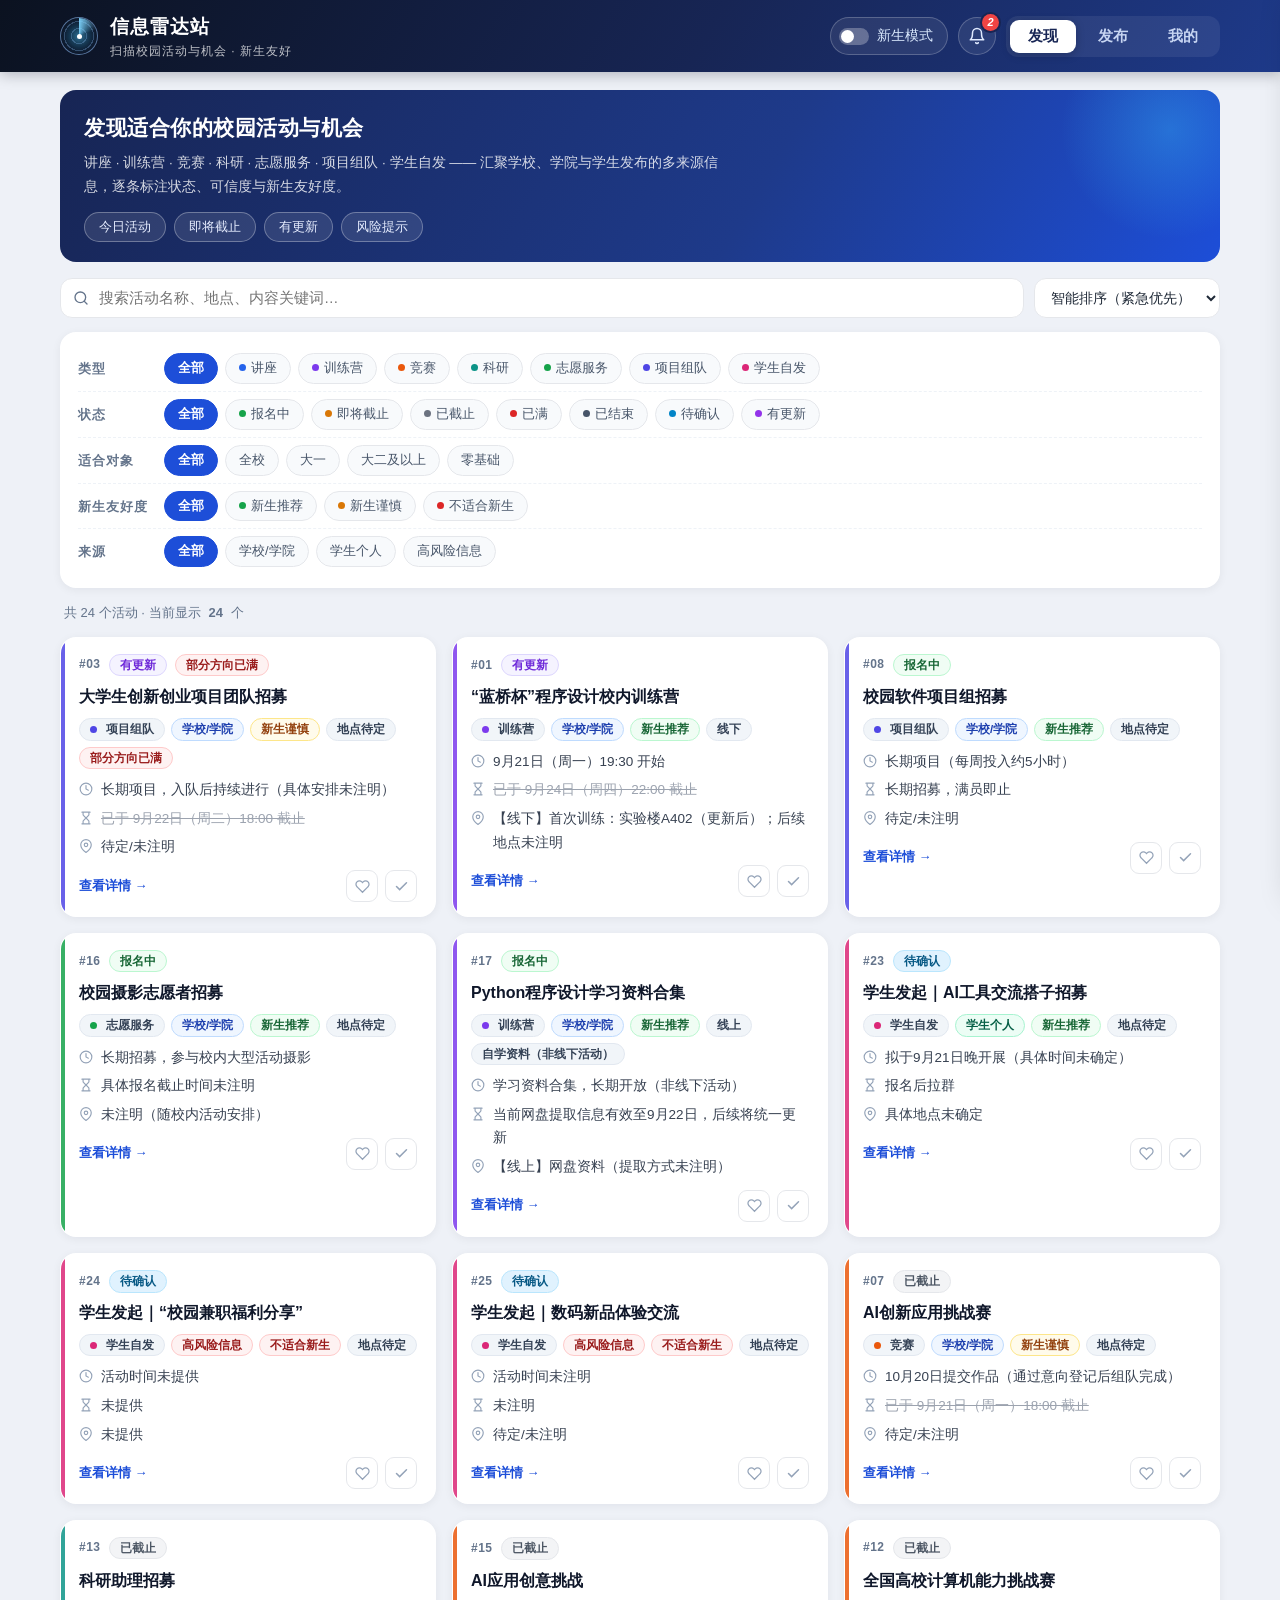
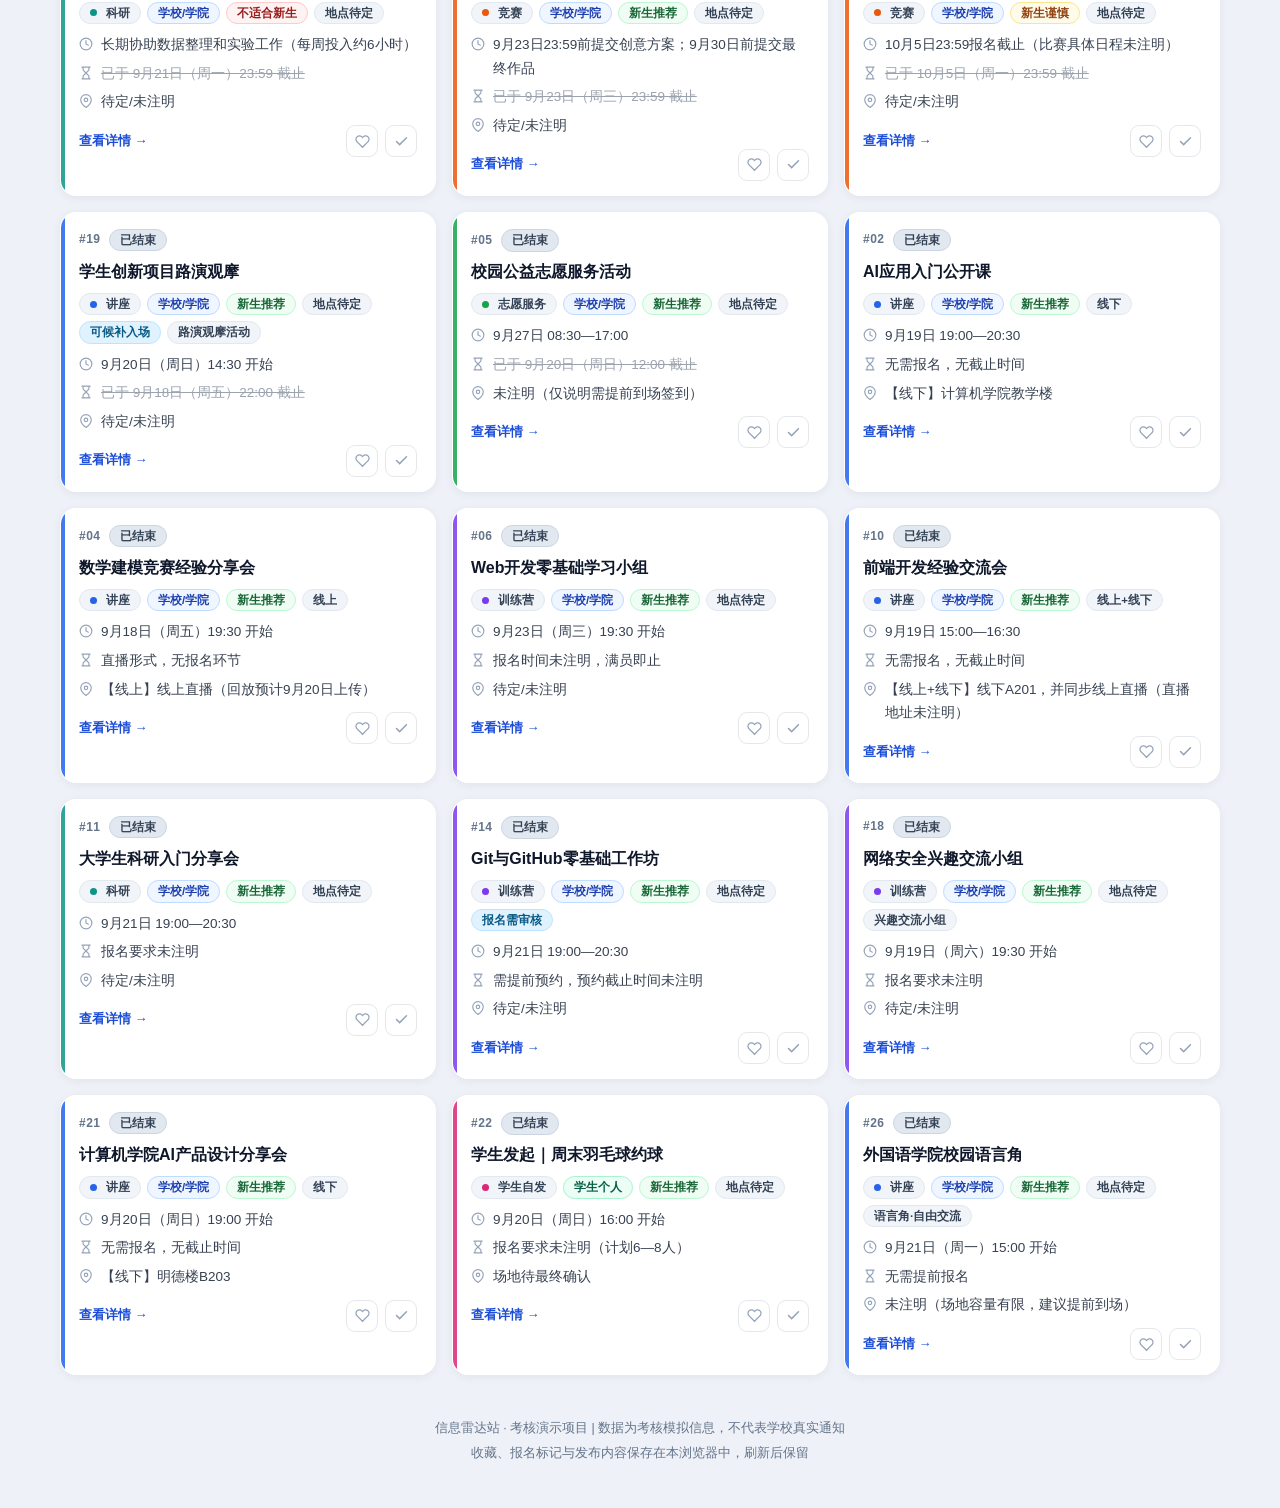
<file: index.html>
<!DOCTYPE html>
<html lang="zh-CN">
<head>
<meta charset="UTF-8">
<meta name="viewport" content="width=device-width, initial-scale=1.0">
<meta name="description" content="信息雷达站 —— 面向学生的校园活动与机会聚合站，重点考虑新生使用体验">
<title>信息雷达站 · 校园活动与机会</title>
<link rel="icon" href="data:image/svg+xml,%3Csvg xmlns='http://www.w3.org/2000/svg' viewBox='0 0 100 100'%3E%3Ccircle cx='50' cy='50' r='46' fill='%231e3a8a'/%3E%3Cpath d='M50 50 L50 8 A42 42 0 0 1 86 30 Z' fill='%2338bdf8' opacity='.7'/%3E%3Ccircle cx='50' cy='50' r='5' fill='%23fff'/%3E%3C/svg%3E">
<link rel="stylesheet" href="css/style.css?v=1.0.1">
</head>
<body>

<!-- ================= 顶栏 ================= -->
<header class="topbar">
  <div class="topbar-inner">
    <div class="brand">
      <div class="radar" aria-hidden="true"></div>
      <div>
        <h1>信息雷达站</h1>
        <span class="slogan">扫描校园活动与机会 · 新生友好</span>
      </div>
    </div>
    <div class="top-actions">
      <label class="fresh-switch" id="freshSwitch" title="只看新生推荐内容，并隐藏高风险信息">
        <span class="knob"></span> 新生模式
      </label>
      <button class="bell-btn" id="bellBtn" aria-label="通知中心">
        <svg viewBox="0 0 24 24" fill="none" stroke="currentColor" stroke-width="2" stroke-linecap="round" stroke-linejoin="round"><path d="M18 8A6 6 0 0 0 6 8c0 7-3 9-3 9h18s-3-2-3-9"/><path d="M13.73 21a2 2 0 0 1-3.46 0"/></svg>
        <i class="badge hidden" id="bellBadge">0</i>
      </button>
      <nav class="tabs" id="mainTabs" aria-label="主导航">
        <button data-view="discover" class="active">发现</button>
        <button data-view="publish">发布</button>
        <button data-view="profile">我的</button>
      </nav>
    </div>
  </div>
</header>

<main>
  <!-- ================= 发现 ================= -->
  <section class="view active" id="view-discover">
    <div class="banner">
      <div class="glow"></div>
      <h2>发现适合你的校园活动与机会</h2>
      <p>讲座 · 训练营 · 竞赛 · 科研 · 志愿服务 · 项目组队 · 学生自发 —— 汇聚学校、学院与学生发布的多来源信息，逐条标注状态、可信度与新生友好度。</p>
      <div class="quick-chips" id="quickChips">
        <button data-quick="today">今日活动</button>
        <button data-quick="closing">即将截止</button>
        <button data-quick="updated">有更新</button>
        <button data-quick="risk">风险提示</button>
      </div>
    </div>

    <div class="fresh-tip" id="freshTip">
      <svg viewBox="0 0 24 24" fill="none" stroke="currentColor" stroke-width="2" stroke-linecap="round" stroke-linejoin="round"><path d="M20 21v-2a4 4 0 0 0-4-4H8a4 4 0 0 0-4 4v2"/><circle cx="12" cy="7" r="4"/></svg>
      <div><strong>新生模式已开启：</strong>仅展示「新生推荐」的活动，已隐藏高风险信息。关闭后可查看全部内容。</div>
    </div>

    <div class="risk-tip" id="riskTip" style="display:none">
      <svg viewBox="0 0 24 24" fill="none" stroke="currentColor" stroke-width="2" stroke-linecap="round" stroke-linejoin="round"><path d="M10.29 3.86 1.82 18a2 2 0 0 0 1.71 3h16.94a2 2 0 0 0 1.71-3L13.71 3.86a2 2 0 0 0-3.42 0z"/><line x1="12" y1="9" x2="12" y2="13"/><line x1="12" y1="17" x2="12.01" y2="17"/></svg>
      <div><strong>正在查看高风险信息：</strong>以下内容存在推广、诱导或关键信息缺失等风险特征，请谨慎甄别，切勿轻易添加陌生人微信或转账。</div>
    </div>

    <div class="toolbar">
      <div class="search-box">
        <svg viewBox="0 0 24 24" fill="none" stroke="currentColor" stroke-width="2" stroke-linecap="round"><circle cx="11" cy="11" r="8"/><line x1="21" y1="21" x2="16.65" y2="16.65"/></svg>
        <input type="search" id="searchInput" placeholder="搜索活动名称、地点、内容关键词…">
      </div>
      <select id="sortSelect" aria-label="排序方式">
        <option value="smart">智能排序（紧急优先）</option>
        <option value="deadline">按截止时间从近到远</option>
        <option value="newest">最新发布</option>
      </select>
    </div>

    <div class="filters" id="filterPanel"></div>

    <div class="results-meta" id="resultsMeta"></div>
    <div class="cards" id="cards"></div>
  </section>

  <!-- ================= 发布 ================= -->
  <section class="view" id="view-publish">
    <form class="form-card" id="publishForm" novalidate>
      <h2>发布活动 / 招募信息</h2>
      <p class="form-desc">发布后将以「学生个人发布」标识进入正常信息流，可被搜索、收藏与加入日历。请尽量填写完整，方便其他同学判断与参与。</p>
      <div class="fgrid">
        <div class="field full" data-f="title">
          <label>活动标题<span class="req">*</span><span class="opt">（50字以内）</span></label>
          <input type="text" id="fTitle" maxlength="60" placeholder="例：周末图书馆学习搭子招募">
          <div class="counter"><span id="titleCount">0</span>/50</div>
          <div class="err">请填写50字以内的标题</div>
        </div>
        <div class="field" data-f="category">
          <label>活动类型<span class="req">*</span></label>
          <select id="fCategory">
            <option value="">请选择类型</option>
          </select>
          <div class="err">请选择活动类型</div>
        </div>
        <div class="field" data-f="audiences">
          <label>适合对象<span class="req">*</span><span class="opt">（可多选）</span></label>
          <div class="radio-set" id="fAudiences"></div>
          <div class="err">请至少选择一个适合对象</div>
        </div>
        <div class="field" data-f="start">
          <label>开始时间<span class="req">*</span></label>
          <input type="datetime-local" id="fStart">
          <div class="err">请选择开始时间</div>
        </div>
        <div class="field">
          <label>结束时间<span class="opt">（选填）</span></label>
          <input type="datetime-local" id="fEnd">
        </div>
        <div class="field full">
          <label>时间补充说明<span class="opt">（选填，如：此后每周三19:30 / 长期招募）</span></label>
          <input type="text" id="fScheduleNote" placeholder="例：首次活动后每周五晚开展">
        </div>
        <div class="field">
          <label>报名截止时间<span class="opt">（选填）</span></label>
          <input type="datetime-local" id="fDeadline">
        </div>
        <div class="field" data-f="locMode">
          <label>地点类型<span class="req">*</span></label>
          <div class="radio-set" id="fLocMode"></div>
          <div class="err">请选择地点类型</div>
        </div>
        <div class="field full" data-f="locDetail">
          <label>具体地点<span class="req">*</span><span class="opt">（线下活动需提供具体位置）</span></label>
          <input type="text" id="fLocDetail" placeholder="例：教学楼A201 / 线上腾讯会议（填写会议号）">
          <div class="err">请填写具体地点（线上活动可填写平台/会议号）</div>
        </div>
        <div class="field" data-f="fee">
          <label>是否收费<span class="req">*</span></label>
          <div class="radio-set" id="fFee"></div>
          <div class="err">请选择收费方式</div>
        </div>
        <div class="field" data-f="feeAmount" id="feeAmountField" style="display:none">
          <label>收费金额（元/人）<span class="req">*</span></label>
          <input type="number" id="fFeeAmount" min="0" step="0.01" placeholder="例：20">
          <div class="err">选择「收费」时请填写金额</div>
        </div>
        <div class="field">
          <label>预计投入<span class="opt">（选填，小时/周）</span></label>
          <input type="text" id="fEffort" placeholder="例：每周3小时 / 单次2小时">
        </div>
        <div class="field" data-f="contactType">
          <label>联系方式类型<span class="req">*</span></label>
          <select id="fContactType">
            <option value="">请选择</option>
            <option value="微信">微信</option>
            <option value="QQ">QQ</option>
            <option value="电话">电话</option>
            <option value="邮箱">邮箱</option>
          </select>
          <div class="err">请选择联系方式类型</div>
        </div>
        <div class="field" data-f="contact">
          <label>联系方式<span class="req">*</span></label>
          <input type="text" id="fContact" placeholder="例：wx abc123 / tel 138xxxx / mail x@x.edu">
          <div class="err">请填写联系方式</div>
        </div>
        <div class="field" data-f="freshman">
          <label>新生友好度自评<span class="req">*</span><span class="opt">（默认谨慎，保护新生）</span></label>
          <div class="radio-set" id="fFreshman"></div>
          <div class="err">请选择新生友好度</div>
        </div>
        <div class="field full" data-f="originNote">
          <label>来源说明<span class="req">*</span><span class="opt">（100字以内，说明你的身份与信息依据）</span></label>
          <textarea id="fOriginNote" maxlength="120" placeholder="例：我是本活动组织者本人，信息由我本人发布并负责更新"></textarea>
          <div class="counter"><span id="originCount">0</span>/100</div>
          <div class="err">请填写100字以内的来源说明</div>
        </div>
        <div class="field full">
          <label>活动详情补充<span class="opt">（选填）</span></label>
          <textarea id="fDetail" placeholder="补充报名流程、注意事项等（选填）"></textarea>
        </div>
      </div>
      <div class="form-actions">
        <button type="submit" class="btn-submit">发布</button>
        <button type="reset" class="act-btn" id="formReset">清空</button>
      </div>
      <div class="form-note">提示：发布内容将标注「学生个人发布」（可信度中）。含商业推广、虚假诱导的信息会被其他同学识别与举报；请勿发布需要预付款、索取验证码等高风险内容。</div>
    </form>
  </section>

  <!-- ================= 我的 ================= -->
  <section class="view" id="view-profile">
    <div class="profile-stats" id="profileStats"></div>
    <div id="profileContent"></div>
    <div class="danger-zone">
      <button class="btn-clear" id="clearAllBtn">清除全部本地数据</button>
    </div>
  </section>
</main>

<!-- ================= 详情弹层 ================= -->
<div class="modal-mask" id="detailMask">
  <div class="modal" role="dialog" aria-modal="true" id="detailModal">
    <div class="modal-head" id="detailHead"></div>
    <div class="modal-body" id="detailBody"></div>
  </div>
</div>

<!-- ================= 通知抽屉 ================= -->
<div class="notif-mask" id="notifMask"></div>
<aside class="notif-drawer" id="notifDrawer" aria-label="通知中心">
  <div class="notif-head">
    <h3>通知中心</h3>
    <button class="mark-read" id="markAllRead">全部已读</button>
    <button class="close-x" id="notifClose" aria-label="关闭">✕</button>
  </div>
  <div class="notif-list" id="notifList"></div>
</aside>

<div class="toast" id="toast"></div>

<footer>
  <p>信息雷达站 · 考核演示项目 | 数据为考核模拟信息，不代表学校真实通知</p>
  <p>收藏、报名标记与发布内容保存在本浏览器中，刷新后保留</p>
</footer>

<script src="js/data.js?v=1.0.1"></script>
<script src="js/app.js?v=1.0.1"></script>
</body>
</html>
</file>
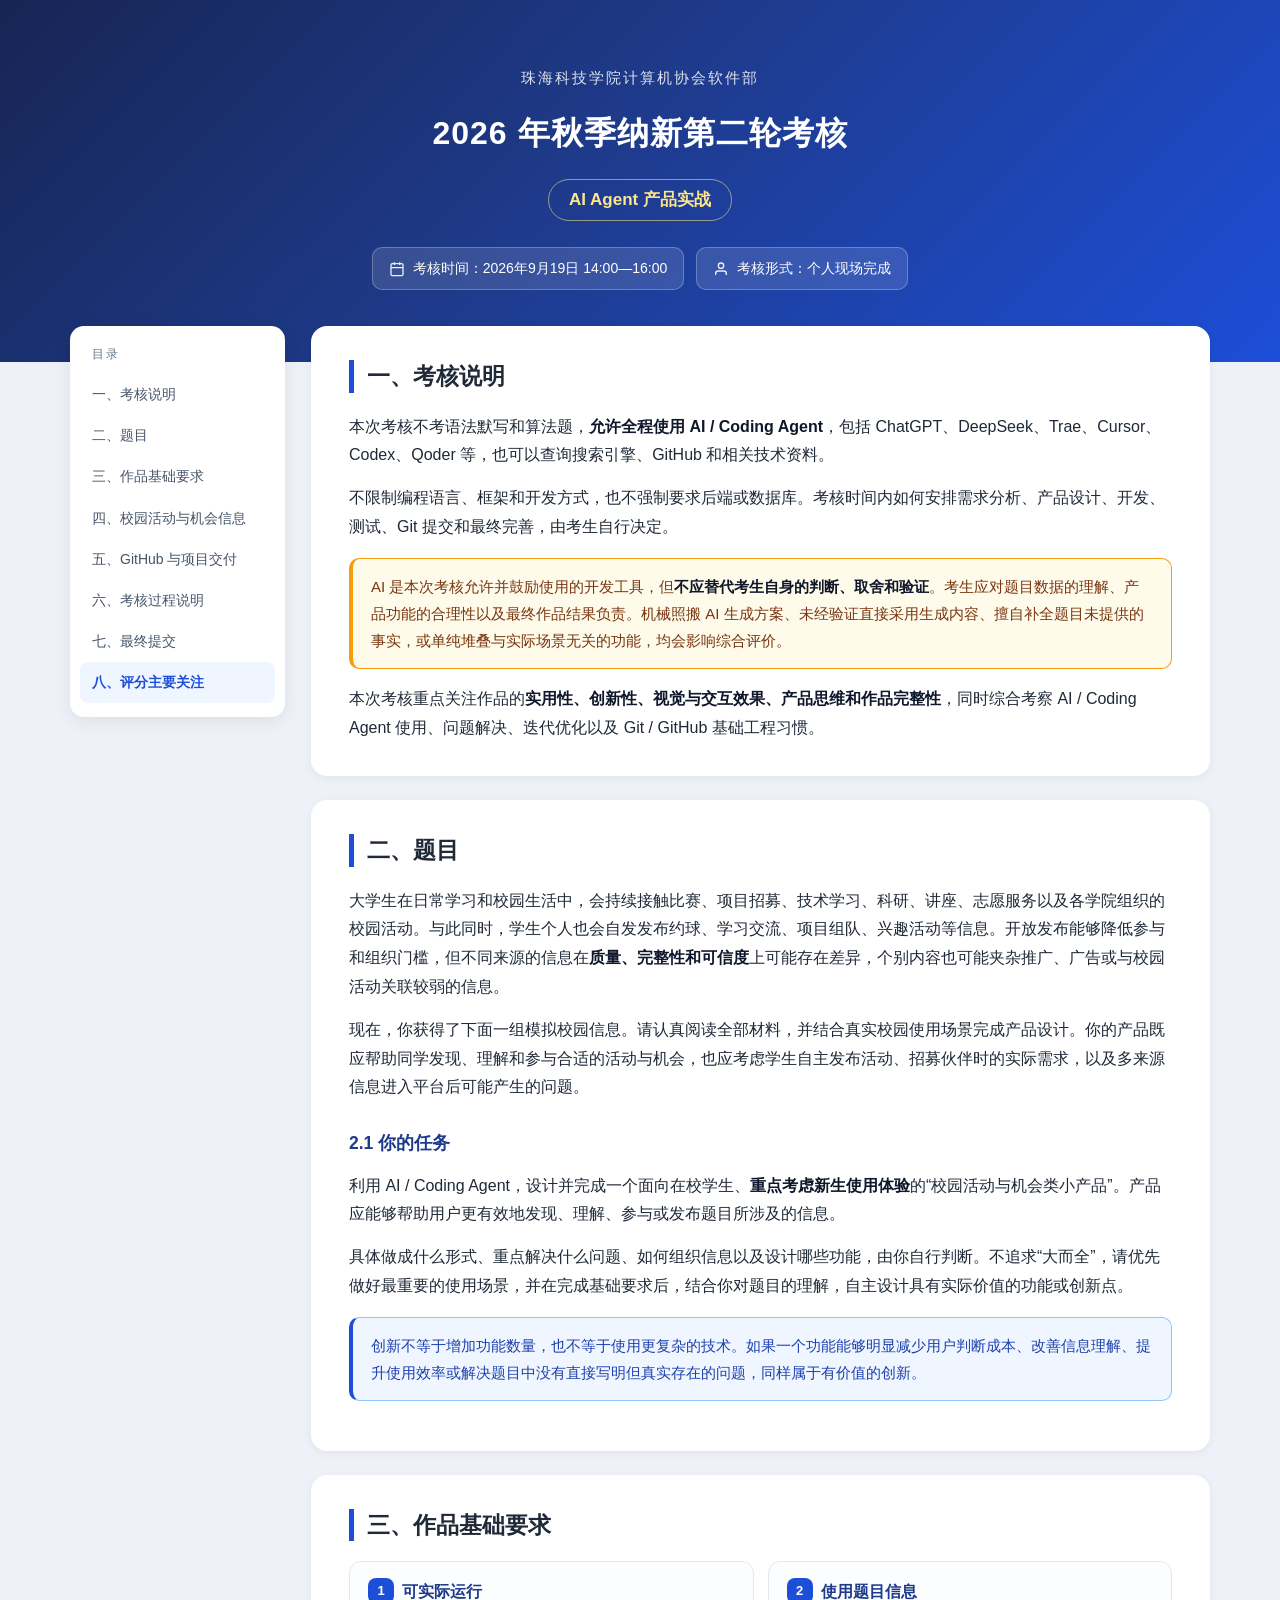
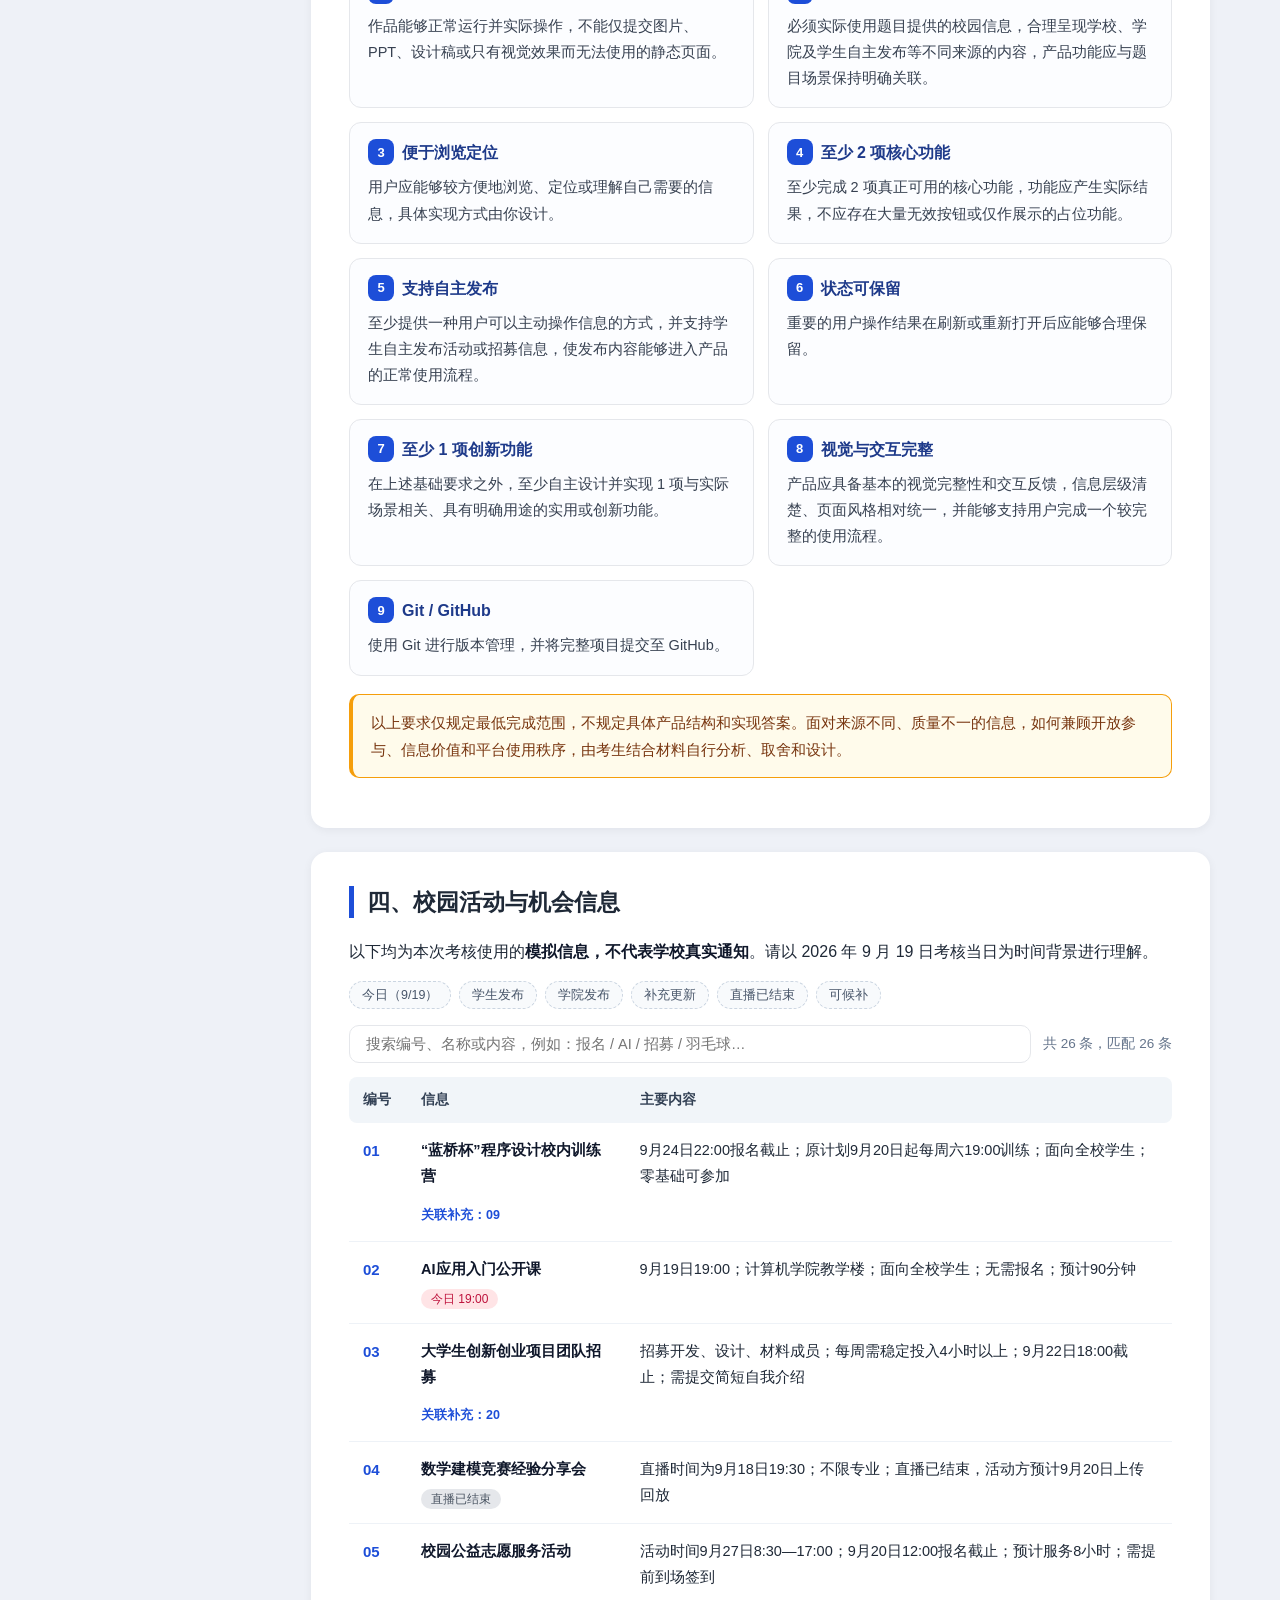
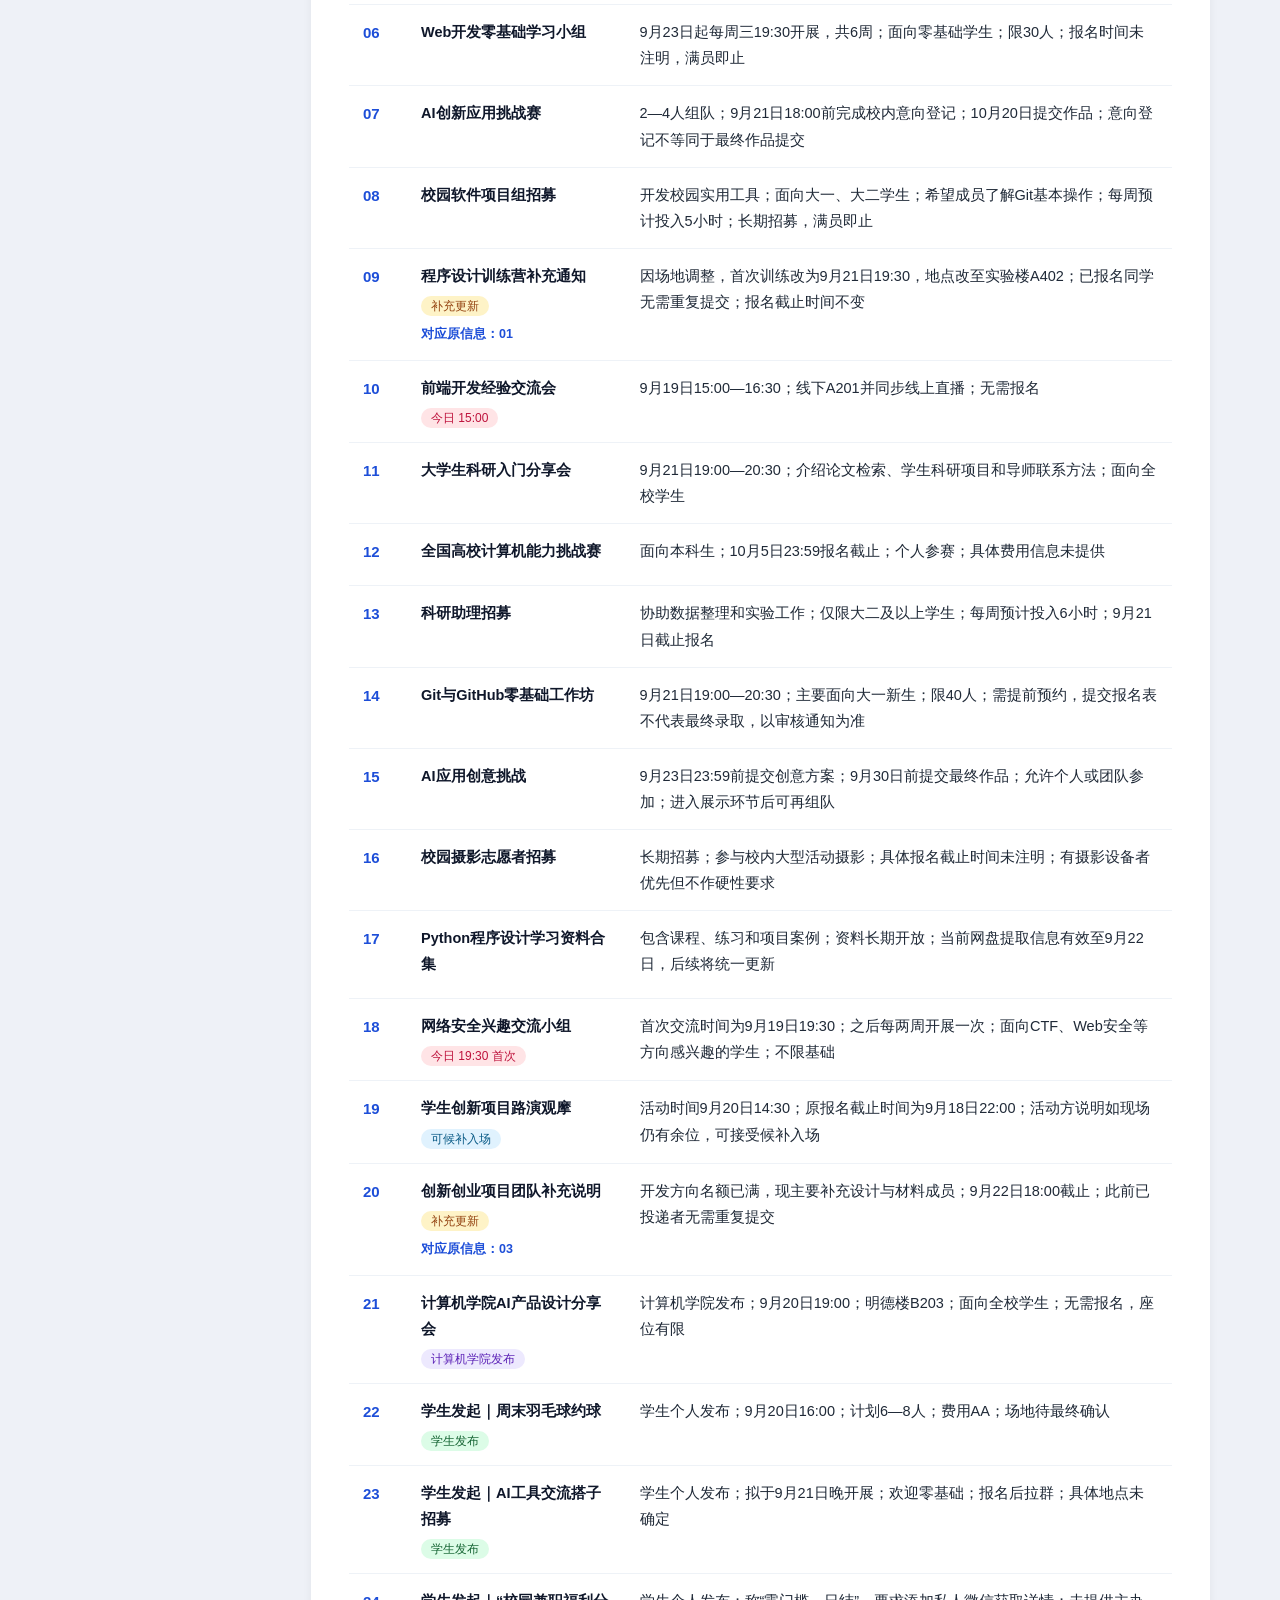
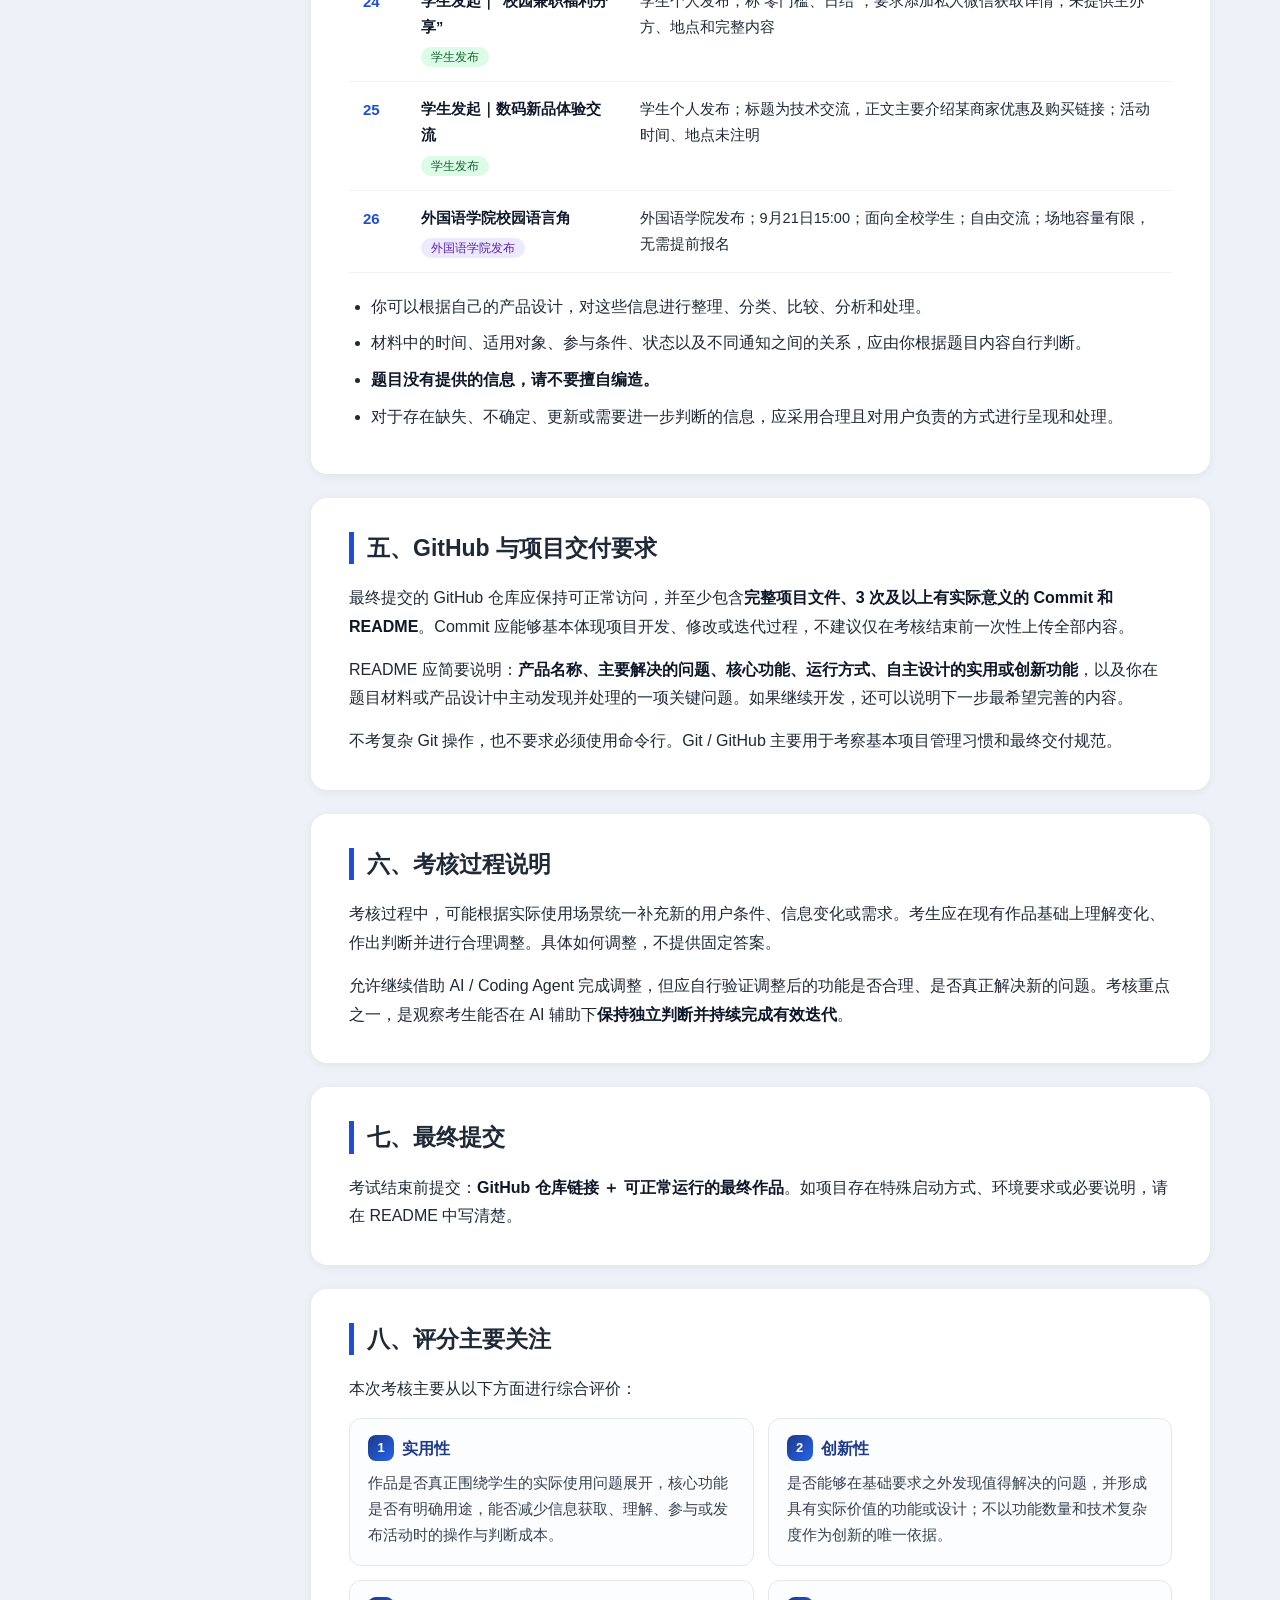
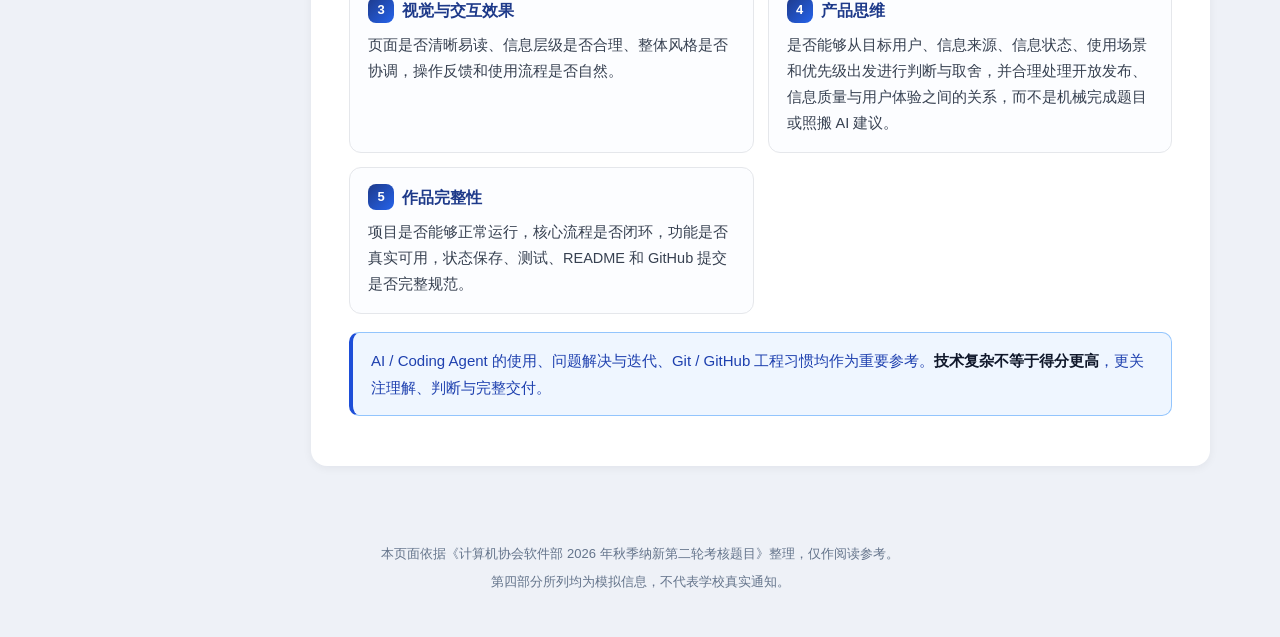
<file: docs/考核题目原文.html>
<!DOCTYPE html>
<html lang="zh-CN">
<head>
<meta charset="UTF-8">
<meta name="viewport" content="width=device-width, initial-scale=1.0">
<title>2026 秋季纳新第二轮考核 · AI Agent 产品实战 | 计算机协会软件部</title>
<style>
  :root{
    --primary:#1d4ed8;
    --primary-dark:#1e3a8a;
    --ink:#1f2937;
    --muted:#64748b;
    --line:#e5e7eb;
    --bg:#eef1f7;
    --card:#ffffff;
    --amber-bg:#fffbeb; --amber-line:#f59e0b; --amber-tx:#92400e;
    --blue-bg:#eff6ff; --blue-line:#93c5fd; --blue-tx:#1e40af;
  }
  *{box-sizing:border-box;}
  html{scroll-behavior:smooth;}
  body{
    margin:0;
    font-family:-apple-system,BlinkMacSystemFont,"Segoe UI","PingFang SC","Hiragino Sans GB","Microsoft YaHei","Helvetica Neue",Arial,sans-serif;
    color:var(--ink);
    background:var(--bg);
    line-height:1.8;
    -webkit-font-smoothing:antialiased;
  }

  /* ---------- Hero ---------- */
  .hero{
    background:linear-gradient(135deg,#172554 0%,#1e3a8a 45%,#1d4ed8 100%);
    color:#fff;
    padding:64px 24px 72px;
    text-align:center;
  }
  .hero .org{font-size:15px;letter-spacing:2px;opacity:.85;margin:0 0 14px;}
  .hero h1{font-size:32px;margin:0 0 6px;font-weight:800;letter-spacing:1px;}
  .hero .subtitle{
    display:inline-block;margin-top:10px;font-size:17px;font-weight:600;
    color:#fde68a;border:1px solid rgba(253,230,138,.55);border-radius:999px;
    padding:5px 20px;
  }
  .meta{display:flex;justify-content:center;flex-wrap:wrap;gap:12px;margin-top:26px;}
  .meta .chip{
    display:inline-flex;align-items:center;gap:8px;
    background:rgba(255,255,255,.12);border:1px solid rgba(255,255,255,.25);
    border-radius:10px;padding:8px 16px;font-size:14px;
  }
  .meta svg{width:16px;height:16px;flex:none;opacity:.9;}

  /* ---------- Layout ---------- */
  .layout{
    max-width:1180px;margin:-36px auto 0;padding:0 20px 20px;
    display:grid;grid-template-columns:215px minmax(0,1fr);gap:26px;align-items:start;
  }
  .toc{
    position:sticky;top:18px;
    background:var(--card);border-radius:14px;padding:14px 10px;
    box-shadow:0 4px 18px rgba(15,23,42,.08);
    font-size:14px;
  }
  .toc .toc-title{font-size:12px;color:var(--muted);letter-spacing:2px;padding:4px 12px 8px;}
  .toc ol{list-style:none;margin:0;padding:0;}
  .toc a{
    display:block;padding:8px 12px;border-radius:8px;color:#475569;
    text-decoration:none;transition:all .15s;
  }
  .toc a:hover{background:#f1f5f9;color:var(--primary);}
  .toc a.active{background:var(--blue-bg);color:var(--primary);font-weight:700;}

  section.card{
    background:var(--card);border-radius:16px;padding:34px 38px;margin-bottom:24px;
    box-shadow:0 2px 10px rgba(15,23,42,.06);
    scroll-margin-top:16px;
  }
  section.card h2{
    font-size:23px;margin:0 0 20px;padding-left:13px;
    border-left:5px solid var(--primary);line-height:1.4;
  }
  h3{font-size:17.5px;color:var(--primary-dark);margin:26px 0 12px;}
  p{margin:0 0 14px;}
  p:last-child{margin-bottom:0;}
  strong{color:#0f172a;}

  .callout{
    border-radius:10px;padding:14px 18px;margin:16px 0;font-size:15px;
    border:1px solid var(--amber-line);border-left:4px solid var(--amber-line);
    background:var(--amber-bg);color:#78350f;
  }
  .callout.info{
    border-color:var(--blue-line);border-left-color:var(--primary);
    background:var(--blue-bg);color:var(--blue-tx);
  }

  /* ---------- requirement / score cards ---------- */
  .grid{display:grid;grid-template-columns:repeat(auto-fill,minmax(290px,1fr));gap:14px;margin-top:6px;}
  .item{
    border:1px solid var(--line);border-radius:12px;padding:16px 18px;
    background:#fcfdff;transition:box-shadow .15s,transform .15s;
  }
  .item:hover{box-shadow:0 6px 18px rgba(29,78,216,.10);transform:translateY(-2px);}
  .item .no{
    display:inline-flex;align-items:center;justify-content:center;
    width:26px;height:26px;border-radius:8px;background:var(--primary);color:#fff;
    font-size:13px;font-weight:700;margin-right:8px;vertical-align:2px;
  }
  .item .hd{font-weight:700;color:var(--primary-dark);margin-bottom:6px;}
  .item p{font-size:14.5px;color:#374151;margin:0;}
  .score .no{background:linear-gradient(135deg,#1e3a8a,#2563eb);}

  /* ---------- info table ---------- */
  .toolbar{display:flex;flex-wrap:wrap;gap:12px;align-items:center;margin-bottom:14px;}
  .toolbar input{
    flex:1;min-width:200px;padding:10px 16px;font-size:14.5px;
    border:1px solid var(--line);border-radius:10px;outline:none;
  }
  .toolbar input:focus{border-color:var(--primary);box-shadow:0 0 0 3px rgba(29,78,216,.12);}
  .toolbar .count{font-size:13.5px;color:var(--muted);white-space:nowrap;}
  .legend{display:flex;flex-wrap:wrap;gap:8px;margin-bottom:16px;}
  .legend span{font-size:12.5px;color:#475569;border:1px dashed #cbd5e1;border-radius:999px;padding:2px 12px;background:#f8fafc;}

  table{width:100%;border-collapse:collapse;font-size:14.5px;}
  thead th{
    text-align:left;background:#f1f5f9;color:#334155;font-weight:700;
    padding:11px 14px;font-size:13.5px;white-space:nowrap;
  }
  thead th:first-child{border-radius:8px 0 0 8px;width:58px;}
  thead th:last-child{border-radius:0 8px 8px 0;}
  tbody td{padding:14px;border-bottom:1px solid #eef2f7;vertical-align:top;}
  tbody tr{transition:background .12s;}
  tbody tr:hover{background:#f6f9ff;}
  td.num{font-weight:800;color:var(--primary);font-size:15px;}
  td.title{font-weight:600;color:#0f172a;min-width:180px;}
  .badges{display:flex;flex-wrap:wrap;gap:6px;margin-top:7px;}
  .badge{display:inline-block;font-size:12px;line-height:1.5;padding:1px 10px;border-radius:999px;font-weight:500;white-space:nowrap;}
  .b-supp{background:#fef3c7;color:#92400e;}
  .b-stu {background:#dcfce7;color:#166534;}
  .b-col {background:#ede9fe;color:#5b21b6;}
  .b-today{background:#ffe4e6;color:#be123c;}
  .b-end {background:#e5e7eb;color:#4b5563;}
  .b-wait{background:#e0f2fe;color:#075985;}
  .rel{display:inline-block;margin-top:7px;font-size:12.5px;color:var(--primary);text-decoration:none;}
  .rel:hover{text-decoration:underline;}
  .empty-row td{text-align:center;color:var(--muted);padding:30px;}

  ul.clean{margin:6px 0 0;padding-left:22px;}
  ul.clean li{margin-bottom:8px;}

  footer{
    text-align:center;color:var(--muted);font-size:13px;padding:28px 20px 44px;
  }
  footer p{margin:4px 0;}

  /* ---------- responsive ---------- */
  @media (max-width:960px){
    .layout{grid-template-columns:1fr;}
    .toc{position:static;}
    .toc ol{display:flex;flex-wrap:wrap;gap:4px;}
    .toc .toc-title{width:100%;}
    .toc a{padding:6px 12px;font-size:13px;}
    section.card{padding:24px 20px;}
    .hero h1{font-size:25px;}
  }
  @media (max-width:640px){
    table,thead,tbody,th,td,tr{display:block;}
    thead{display:none;}
    tbody tr{
      border:1px solid var(--line);border-radius:12px;margin-bottom:14px;
      padding:6px 4px;background:#fff;
    }
    tbody tr:hover{background:#fff;}
    tbody td{border-bottom:none;padding:5px 16px;}
    tbody td::before{
      content:attr(data-label);
      display:block;font-size:12px;color:var(--muted);font-weight:600;letter-spacing:1px;
    }
    td.num::before,td.title::before{display:none;}
    td.num{font-size:13px;padding-top:14px;}
    td.title{font-size:16px;}
  }
</style>
</head>
<body>

<header class="hero">
  <p class="org">珠海科技学院计算机协会软件部</p>
  <h1>2026 年秋季纳新第二轮考核</h1>
  <div class="subtitle">AI Agent 产品实战</div>
  <div class="meta">
    <span class="chip">
      <svg viewBox="0 0 24 24" fill="none" stroke="currentColor" stroke-width="2"><rect x="3" y="4" width="18" height="18" rx="2"/><path d="M16 2v4M8 2v4M3 10h18"/></svg>
      考核时间：2026年9月19日 14:00—16:00
    </span>
    <span class="chip">
      <svg viewBox="0 0 24 24" fill="none" stroke="currentColor" stroke-width="2"><path d="M20 21v-2a4 4 0 0 0-4-4H8a4 4 0 0 0-4 4v2"/><circle cx="12" cy="7" r="4"/></svg>
      考核形式：个人现场完成
    </span>
  </div>
</header>

<div class="layout">

  <nav class="toc" aria-label="目录">
    <div class="toc-title">目录</div>
    <ol>
      <li><a href="#s1">一、考核说明</a></li>
      <li><a href="#s2">二、题目</a></li>
      <li><a href="#s3">三、作品基础要求</a></li>
      <li><a href="#s4">四、校园活动与机会信息</a></li>
      <li><a href="#s5">五、GitHub 与项目交付</a></li>
      <li><a href="#s6">六、考核过程说明</a></li>
      <li><a href="#s7">七、最终提交</a></li>
      <li><a href="#s8">八、评分主要关注</a></li>
    </ol>
  </nav>

  <main>

    <!-- 一 -->
    <section class="card" id="s1">
      <h2>一、考核说明</h2>
      <p>本次考核不考语法默写和算法题，<strong>允许全程使用 AI / Coding Agent</strong>，包括 ChatGPT、DeepSeek、Trae、Cursor、Codex、Qoder 等，也可以查询搜索引擎、GitHub 和相关技术资料。</p>
      <p>不限制编程语言、框架和开发方式，也不强制要求后端或数据库。考核时间内如何安排需求分析、产品设计、开发、测试、Git 提交和最终完善，由考生自行决定。</p>
      <div class="callout">
        AI 是本次考核允许并鼓励使用的开发工具，但<strong>不应替代考生自身的判断、取舍和验证</strong>。考生应对题目数据的理解、产品功能的合理性以及最终作品结果负责。机械照搬 AI 生成方案、未经验证直接采用生成内容、擅自补全题目未提供的事实，或单纯堆叠与实际场景无关的功能，均会影响综合评价。
      </div>
      <p>本次考核重点关注作品的<strong>实用性、创新性、视觉与交互效果、产品思维和作品完整性</strong>，同时综合考察 AI / Coding Agent 使用、问题解决、迭代优化以及 Git / GitHub 基础工程习惯。</p>
    </section>

    <!-- 二 -->
    <section class="card" id="s2">
      <h2>二、题目</h2>
      <p>大学生在日常学习和校园生活中，会持续接触比赛、项目招募、技术学习、科研、讲座、志愿服务以及各学院组织的校园活动。与此同时，学生个人也会自发发布约球、学习交流、项目组队、兴趣活动等信息。开放发布能够降低参与和组织门槛，但不同来源的信息在<strong>质量、完整性和可信度</strong>上可能存在差异，个别内容也可能夹杂推广、广告或与校园活动关联较弱的信息。</p>
      <p>现在，你获得了下面一组模拟校园信息。请认真阅读全部材料，并结合真实校园使用场景完成产品设计。你的产品既应帮助同学发现、理解和参与合适的活动与机会，也应考虑学生自主发布活动、招募伙伴时的实际需求，以及多来源信息进入平台后可能产生的问题。</p>

      <h3>2.1 你的任务</h3>
      <p>利用 AI / Coding Agent，设计并完成一个面向在校学生、<strong>重点考虑新生使用体验</strong>的“校园活动与机会类小产品”。产品应能够帮助用户更有效地发现、理解、参与或发布题目所涉及的信息。</p>
      <p>具体做成什么形式、重点解决什么问题、如何组织信息以及设计哪些功能，由你自行判断。不追求“大而全”，请优先做好最重要的使用场景，并在完成基础要求后，结合你对题目的理解，自主设计具有实际价值的功能或创新点。</p>
      <div class="callout info">
        创新不等于增加功能数量，也不等于使用更复杂的技术。如果一个功能能够明显减少用户判断成本、改善信息理解、提升使用效率或解决题目中没有直接写明但真实存在的问题，同样属于有价值的创新。
      </div>
    </section>

    <!-- 三 -->
    <section class="card" id="s3">
      <h2>三、作品基础要求</h2>
      <div class="grid">
        <div class="item"><div class="hd"><span class="no">1</span>可实际运行</div><p>作品能够正常运行并实际操作，不能仅提交图片、PPT、设计稿或只有视觉效果而无法使用的静态页面。</p></div>
        <div class="item"><div class="hd"><span class="no">2</span>使用题目信息</div><p>必须实际使用题目提供的校园信息，合理呈现学校、学院及学生自主发布等不同来源的内容，产品功能应与题目场景保持明确关联。</p></div>
        <div class="item"><div class="hd"><span class="no">3</span>便于浏览定位</div><p>用户应能够较方便地浏览、定位或理解自己需要的信息，具体实现方式由你设计。</p></div>
        <div class="item"><div class="hd"><span class="no">4</span>至少 2 项核心功能</div><p>至少完成 2 项真正可用的核心功能，功能应产生实际结果，不应存在大量无效按钮或仅作展示的占位功能。</p></div>
        <div class="item"><div class="hd"><span class="no">5</span>支持自主发布</div><p>至少提供一种用户可以主动操作信息的方式，并支持学生自主发布活动或招募信息，使发布内容能够进入产品的正常使用流程。</p></div>
        <div class="item"><div class="hd"><span class="no">6</span>状态可保留</div><p>重要的用户操作结果在刷新或重新打开后应能够合理保留。</p></div>
        <div class="item"><div class="hd"><span class="no">7</span>至少 1 项创新功能</div><p>在上述基础要求之外，至少自主设计并实现 1 项与实际场景相关、具有明确用途的实用或创新功能。</p></div>
        <div class="item"><div class="hd"><span class="no">8</span>视觉与交互完整</div><p>产品应具备基本的视觉完整性和交互反馈，信息层级清楚、页面风格相对统一，并能够支持用户完成一个较完整的使用流程。</p></div>
        <div class="item"><div class="hd"><span class="no">9</span>Git / GitHub</div><p>使用 Git 进行版本管理，并将完整项目提交至 GitHub。</p></div>
      </div>
      <div class="callout" style="margin-top:18px;">
        以上要求仅规定最低完成范围，不规定具体产品结构和实现答案。面对来源不同、质量不一的信息，如何兼顾开放参与、信息价值和平台使用秩序，由考生结合材料自行分析、取舍和设计。
      </div>
    </section>

    <!-- 四 -->
    <section class="card" id="s4">
      <h2>四、校园活动与机会信息</h2>
      <p>以下均为本次考核使用的<strong>模拟信息，不代表学校真实通知</strong>。请以 2026 年 9 月 19 日考核当日为时间背景进行理解。</p>

      <div class="legend">
        <span>今日（9/19）</span><span>学生发布</span><span>学院发布</span><span>补充更新</span><span>直播已结束</span><span>可候补</span>
      </div>

      <div class="toolbar">
        <input type="search" id="infoSearch" placeholder="搜索编号、名称或内容，例如：报名 / AI / 招募 / 羽毛球…">
        <span class="count" id="infoCount"></span>
      </div>

      <table id="infoTable">
        <thead>
          <tr><th>编号</th><th>信息</th><th>主要内容</th></tr>
        </thead>
        <tbody>
          <tr>
            <td class="num" data-label="编号">01</td>
            <td class="title" data-label="信息">“蓝桥杯”程序设计校内训练营
              <div class="badges"></div>
              <a class="rel" href="#r09">关联补充：09</a>
            </td>
            <td data-label="主要内容">9月24日22:00报名截止；原计划9月20日起每周六19:00训练；面向全校学生；零基础可参加</td>
          </tr>
          <tr>
            <td class="num" data-label="编号">02</td>
            <td class="title" data-label="信息">AI应用入门公开课
              <div class="badges"><span class="badge b-today">今日 19:00</span></div>
            </td>
            <td data-label="主要内容">9月19日19:00；计算机学院教学楼；面向全校学生；无需报名；预计90分钟</td>
          </tr>
          <tr>
            <td class="num" data-label="编号">03</td>
            <td class="title" data-label="信息">大学生创新创业项目团队招募
              <div class="badges"></div>
              <a class="rel" href="#r20">关联补充：20</a>
            </td>
            <td data-label="主要内容">招募开发、设计、材料成员；每周需稳定投入4小时以上；9月22日18:00截止；需提交简短自我介绍</td>
          </tr>
          <tr>
            <td class="num" data-label="编号">04</td>
            <td class="title" data-label="信息">数学建模竞赛经验分享会
              <div class="badges"><span class="badge b-end">直播已结束</span></div>
            </td>
            <td data-label="主要内容">直播时间为9月18日19:30；不限专业；直播已结束，活动方预计9月20日上传回放</td>
          </tr>
          <tr>
            <td class="num" data-label="编号">05</td>
            <td class="title" data-label="信息">校园公益志愿服务活动
              <div class="badges"></div>
            </td>
            <td data-label="主要内容">活动时间9月27日8:30—17:00；9月20日12:00报名截止；预计服务8小时；需提前到场签到</td>
          </tr>
          <tr>
            <td class="num" data-label="编号">06</td>
            <td class="title" data-label="信息">Web开发零基础学习小组
              <div class="badges"></div>
            </td>
            <td data-label="主要内容">9月23日起每周三19:30开展，共6周；面向零基础学生；限30人；报名时间未注明，满员即止</td>
          </tr>
          <tr>
            <td class="num" data-label="编号">07</td>
            <td class="title" data-label="信息">AI创新应用挑战赛
              <div class="badges"></div>
            </td>
            <td data-label="主要内容">2—4人组队；9月21日18:00前完成校内意向登记；10月20日提交作品；意向登记不等同于最终作品提交</td>
          </tr>
          <tr>
            <td class="num" data-label="编号">08</td>
            <td class="title" data-label="信息">校园软件项目组招募
              <div class="badges"></div>
            </td>
            <td data-label="主要内容">开发校园实用工具；面向大一、大二学生；希望成员了解Git基本操作；每周预计投入5小时；长期招募，满员即止</td>
          </tr>
          <tr id="r09">
            <td class="num" data-label="编号">09</td>
            <td class="title" data-label="信息">程序设计训练营补充通知
              <div class="badges"><span class="badge b-supp">补充更新</span></div>
              <a class="rel" href="#s4" data-jump="01">对应原信息：01</a>
            </td>
            <td data-label="主要内容">因场地调整，首次训练改为9月21日19:30，地点改至实验楼A402；已报名同学无需重复提交；报名截止时间不变</td>
          </tr>
          <tr>
            <td class="num" data-label="编号">10</td>
            <td class="title" data-label="信息">前端开发经验交流会
              <div class="badges"><span class="badge b-today">今日 15:00</span></div>
            </td>
            <td data-label="主要内容">9月19日15:00—16:30；线下A201并同步线上直播；无需报名</td>
          </tr>
          <tr>
            <td class="num" data-label="编号">11</td>
            <td class="title" data-label="信息">大学生科研入门分享会
              <div class="badges"></div>
            </td>
            <td data-label="主要内容">9月21日19:00—20:30；介绍论文检索、学生科研项目和导师联系方法；面向全校学生</td>
          </tr>
          <tr>
            <td class="num" data-label="编号">12</td>
            <td class="title" data-label="信息">全国高校计算机能力挑战赛
              <div class="badges"></div>
            </td>
            <td data-label="主要内容">面向本科生；10月5日23:59报名截止；个人参赛；具体费用信息未提供</td>
          </tr>
          <tr>
            <td class="num" data-label="编号">13</td>
            <td class="title" data-label="信息">科研助理招募
              <div class="badges"></div>
            </td>
            <td data-label="主要内容">协助数据整理和实验工作；仅限大二及以上学生；每周预计投入6小时；9月21日截止报名</td>
          </tr>
          <tr>
            <td class="num" data-label="编号">14</td>
            <td class="title" data-label="信息">Git与GitHub零基础工作坊
              <div class="badges"></div>
            </td>
            <td data-label="主要内容">9月21日19:00—20:30；主要面向大一新生；限40人；需提前预约，提交报名表不代表最终录取，以审核通知为准</td>
          </tr>
          <tr>
            <td class="num" data-label="编号">15</td>
            <td class="title" data-label="信息">AI应用创意挑战
              <div class="badges"></div>
            </td>
            <td data-label="主要内容">9月23日23:59前提交创意方案；9月30日前提交最终作品；允许个人或团队参加；进入展示环节后可再组队</td>
          </tr>
          <tr>
            <td class="num" data-label="编号">16</td>
            <td class="title" data-label="信息">校园摄影志愿者招募
              <div class="badges"></div>
            </td>
            <td data-label="主要内容">长期招募；参与校内大型活动摄影；具体报名截止时间未注明；有摄影设备者优先但不作硬性要求</td>
          </tr>
          <tr>
            <td class="num" data-label="编号">17</td>
            <td class="title" data-label="信息">Python程序设计学习资料合集
              <div class="badges"></div>
            </td>
            <td data-label="主要内容">包含课程、练习和项目案例；资料长期开放；当前网盘提取信息有效至9月22日，后续将统一更新</td>
          </tr>
          <tr>
            <td class="num" data-label="编号">18</td>
            <td class="title" data-label="信息">网络安全兴趣交流小组
              <div class="badges"><span class="badge b-today">今日 19:30 首次</span></div>
            </td>
            <td data-label="主要内容">首次交流时间为9月19日19:30；之后每两周开展一次；面向CTF、Web安全等方向感兴趣的学生；不限基础</td>
          </tr>
          <tr>
            <td class="num" data-label="编号">19</td>
            <td class="title" data-label="信息">学生创新项目路演观摩
              <div class="badges"><span class="badge b-wait">可候补入场</span></div>
            </td>
            <td data-label="主要内容">活动时间9月20日14:30；原报名截止时间为9月18日22:00；活动方说明如现场仍有余位，可接受候补入场</td>
          </tr>
          <tr id="r20">
            <td class="num" data-label="编号">20</td>
            <td class="title" data-label="信息">创新创业项目团队补充说明
              <div class="badges"><span class="badge b-supp">补充更新</span></div>
              <a class="rel" href="#s4" data-jump="03">对应原信息：03</a>
            </td>
            <td data-label="主要内容">开发方向名额已满，现主要补充设计与材料成员；9月22日18:00截止；此前已投递者无需重复提交</td>
          </tr>
          <tr>
            <td class="num" data-label="编号">21</td>
            <td class="title" data-label="信息">计算机学院AI产品设计分享会
              <div class="badges"><span class="badge b-col">计算机学院发布</span></div>
            </td>
            <td data-label="主要内容">计算机学院发布；9月20日19:00；明德楼B203；面向全校学生；无需报名，座位有限</td>
          </tr>
          <tr>
            <td class="num" data-label="编号">22</td>
            <td class="title" data-label="信息">学生发起｜周末羽毛球约球
              <div class="badges"><span class="badge b-stu">学生发布</span></div>
            </td>
            <td data-label="主要内容">学生个人发布；9月20日16:00；计划6—8人；费用AA；场地待最终确认</td>
          </tr>
          <tr>
            <td class="num" data-label="编号">23</td>
            <td class="title" data-label="信息">学生发起｜AI工具交流搭子招募
              <div class="badges"><span class="badge b-stu">学生发布</span></div>
            </td>
            <td data-label="主要内容">学生个人发布；拟于9月21日晚开展；欢迎零基础；报名后拉群；具体地点未确定</td>
          </tr>
          <tr>
            <td class="num" data-label="编号">24</td>
            <td class="title" data-label="信息">学生发起｜“校园兼职福利分享”
              <div class="badges"><span class="badge b-stu">学生发布</span></div>
            </td>
            <td data-label="主要内容">学生个人发布；称“零门槛、日结”，要求添加私人微信获取详情；未提供主办方、地点和完整内容</td>
          </tr>
          <tr>
            <td class="num" data-label="编号">25</td>
            <td class="title" data-label="信息">学生发起｜数码新品体验交流
              <div class="badges"><span class="badge b-stu">学生发布</span></div>
            </td>
            <td data-label="主要内容">学生个人发布；标题为技术交流，正文主要介绍某商家优惠及购买链接；活动时间、地点未注明</td>
          </tr>
          <tr>
            <td class="num" data-label="编号">26</td>
            <td class="title" data-label="信息">外国语学院校园语言角
              <div class="badges"><span class="badge b-col">外国语学院发布</span></div>
            </td>
            <td data-label="主要内容">外国语学院发布；9月21日15:00；面向全校学生；自由交流；场地容量有限，无需提前报名</td>
          </tr>
        </tbody>
      </table>

      <ul class="clean" style="margin-top:20px;">
        <li>你可以根据自己的产品设计，对这些信息进行整理、分类、比较、分析和处理。</li>
        <li>材料中的时间、适用对象、参与条件、状态以及不同通知之间的关系，应由你根据题目内容自行判断。</li>
        <li><strong>题目没有提供的信息，请不要擅自编造。</strong></li>
        <li>对于存在缺失、不确定、更新或需要进一步判断的信息，应采用合理且对用户负责的方式进行呈现和处理。</li>
      </ul>
    </section>

    <!-- 五 -->
    <section class="card" id="s5">
      <h2>五、GitHub 与项目交付要求</h2>
      <p>最终提交的 GitHub 仓库应保持可正常访问，并至少包含<strong>完整项目文件、3 次及以上有实际意义的 Commit 和 README</strong>。Commit 应能够基本体现项目开发、修改或迭代过程，不建议仅在考核结束前一次性上传全部内容。</p>
      <p>README 应简要说明：<strong>产品名称、主要解决的问题、核心功能、运行方式、自主设计的实用或创新功能</strong>，以及你在题目材料或产品设计中主动发现并处理的一项关键问题。如果继续开发，还可以说明下一步最希望完善的内容。</p>
      <p>不考复杂 Git 操作，也不要求必须使用命令行。Git / GitHub 主要用于考察基本项目管理习惯和最终交付规范。</p>
    </section>

    <!-- 六 -->
    <section class="card" id="s6">
      <h2>六、考核过程说明</h2>
      <p>考核过程中，可能根据实际使用场景统一补充新的用户条件、信息变化或需求。考生应在现有作品基础上理解变化、作出判断并进行合理调整。具体如何调整，不提供固定答案。</p>
      <p>允许继续借助 AI / Coding Agent 完成调整，但应自行验证调整后的功能是否合理、是否真正解决新的问题。考核重点之一，是观察考生能否在 AI 辅助下<strong>保持独立判断并持续完成有效迭代</strong>。</p>
    </section>

    <!-- 七 -->
    <section class="card" id="s7">
      <h2>七、最终提交</h2>
      <p>考试结束前提交：<strong>GitHub 仓库链接 ＋ 可正常运行的最终作品</strong>。如项目存在特殊启动方式、环境要求或必要说明，请在 README 中写清楚。</p>
    </section>

    <!-- 八 -->
    <section class="card score" id="s8">
      <h2>八、评分主要关注</h2>
      <p>本次考核主要从以下方面进行综合评价：</p>
      <div class="grid">
        <div class="item"><div class="hd"><span class="no">1</span>实用性</div><p>作品是否真正围绕学生的实际使用问题展开，核心功能是否有明确用途，能否减少信息获取、理解、参与或发布活动时的操作与判断成本。</p></div>
        <div class="item"><div class="hd"><span class="no">2</span>创新性</div><p>是否能够在基础要求之外发现值得解决的问题，并形成具有实际价值的功能或设计；不以功能数量和技术复杂度作为创新的唯一依据。</p></div>
        <div class="item"><div class="hd"><span class="no">3</span>视觉与交互效果</div><p>页面是否清晰易读、信息层级是否合理、整体风格是否协调，操作反馈和使用流程是否自然。</p></div>
        <div class="item"><div class="hd"><span class="no">4</span>产品思维</div><p>是否能够从目标用户、信息来源、信息状态、使用场景和优先级出发进行判断与取舍，并合理处理开放发布、信息质量与用户体验之间的关系，而不是机械完成题目或照搬 AI 建议。</p></div>
        <div class="item"><div class="hd"><span class="no">5</span>作品完整性</div><p>项目是否能够正常运行，核心流程是否闭环，功能是否真实可用，状态保存、测试、README 和 GitHub 提交是否完整规范。</p></div>
      </div>
      <div class="callout info" style="margin-top:18px;">
        AI / Coding Agent 的使用、问题解决与迭代、Git / GitHub 工程习惯均作为重要参考。<strong>技术复杂不等于得分更高</strong>，更关注理解、判断与完整交付。
      </div>
    </section>

  </main>
</div>

<footer>
  <p>本页面依据《计算机协会软件部 2026 年秋季纳新第二轮考核题目》整理，仅作阅读参考。</p>
  <p>第四部分所列均为模拟信息，不代表学校真实通知。</p>
</footer>

<script>
(function(){
  /* ---- 信息表搜索过滤 ---- */
  var input = document.getElementById('infoSearch');
  var rows = document.querySelectorAll('#infoTable tbody tr');
  var count = document.getElementById('infoCount');
  var total = rows.length;
  function render(){
    var kw = input.value.trim().toLowerCase();
    var shown = 0;
    rows.forEach(function(tr){
      var hit = !kw || tr.textContent.toLowerCase().indexOf(kw) !== -1;
      tr.style.display = hit ? '' : 'none';
      if(hit) shown++;
    });
    count.textContent = '共 ' + total + ' 条，匹配 ' + shown + ' 条';
  }
  input.addEventListener('input', render);
  render();

  /* ---- 09/20 与原信息互相跳转：点击后高亮对应行 ---- */
  document.querySelectorAll('.rel[data-jump]').forEach(function(a){
    a.addEventListener('click', function(){
      var num = a.getAttribute('data-jump');
      var target = document.querySelector('#infoTable tbody tr');
      var rowsArr = Array.prototype.slice.call(rows);
      var t = rowsArr.find(function(tr){
        return tr.querySelector('.num').textContent.trim() === num;
      });
      if(t){
        t.scrollIntoView({behavior:'smooth', block:'center'});
        t.style.transition = 'background .6s';
        t.style.background = '#fef9c3';
        setTimeout(function(){ t.style.background = ''; }, 1800);
      }
    });
  });

  /* ---- 目录滚动高亮 ---- */
  var links = Array.prototype.slice.call(document.querySelectorAll('.toc a'));
  var map = {};
  links.forEach(function(a){ map[a.getAttribute('href').slice(1)] = a; });
  var observer = new IntersectionObserver(function(entries){
    entries.forEach(function(en){
      if(en.isIntersecting){
        links.forEach(function(l){ l.classList.remove('active'); });
        var a = map[en.target.id];
        if(a) a.classList.add('active');
      }
    });
  }, {rootMargin:'-15% 0px -75% 0px'});
  document.querySelectorAll('section.card[id]').forEach(function(s){ observer.observe(s); });
})();
</script>
</body>
</html>
</file>
<file: css/style.css>
/* ============================================================
 * 信息雷达站 · 样式设计系统
 * 色彩编码：类型 / 状态 / 来源 / 新生友好度 各自独立色相
 * ============================================================ */
:root{
  --primary:#1d4ed8;
  --primary-deep:#172554;
  --accent:#38bdf8;
  --ink:#1f2937;
  --muted:#64748b;
  --line:#e5e7eb;
  --bg:#eef1f7;
  --card:#ffffff;

  /* 状态色 */
  --st-open:#16a34a; --st-closing:#d97706; --st-closed:#6b7280;
  --st-full:#dc2626; --st-ended:#475569; --st-pending:#0284c7; --st-updated:#9333ea;

  --amber-bg:#fffbeb; --amber-line:#f59e0b;
  --red-bg:#fef2f2;   --red-line:#ef4444;
  --violet-bg:#f5f3ff;--violet-line:#a78bfa;
  --radius:16px;
  --shadow:0 2px 10px rgba(15,23,42,.06);
  --shadow-lg:0 12px 34px rgba(15,23,42,.16);
}
*{box-sizing:border-box;}
html{scroll-behavior:smooth;}
body{
  margin:0;
  font-family:-apple-system,BlinkMacSystemFont,"Segoe UI","PingFang SC","Hiragino Sans GB","Microsoft YaHei","Helvetica Neue",Arial,sans-serif;
  color:var(--ink); background:var(--bg);
  font-size:15px; line-height:1.75;
  -webkit-font-smoothing:antialiased;
}
button{font-family:inherit;}
::selection{background:#bfdbfe;}

/* ---------------- 顶栏 ---------------- */
.topbar{
  position:sticky; top:0; z-index:50;
  background:linear-gradient(120deg,#0b1220 0%,#172554 55%,#1e3a8a 100%);
  color:#fff;
  box-shadow:0 2px 14px rgba(2,6,23,.28);
}
.topbar-inner{
  max-width:1200px; margin:0 auto; padding:10px 20px;
  display:flex; align-items:center; gap:16px; flex-wrap:wrap;
}
.brand{display:flex; align-items:center; gap:12px; min-width:0;}
.brand h1{font-size:19px; margin:0; letter-spacing:1px; font-weight:800; white-space:nowrap;}
.brand .slogan{font-size:12px; opacity:.72; letter-spacing:1px; display:block; margin-top:-2px; white-space:nowrap;}

/* 雷达 logo 动画 */
.radar{
  width:38px; height:38px; border-radius:50%; position:relative; flex:none;
  background:
    repeating-radial-gradient(circle at center, rgba(148,197,255,.28) 0 1px, transparent 1px 7px),
    radial-gradient(circle, rgba(56,189,248,.4), rgba(2,6,23,0) 72%);
  border:1px solid rgba(148,197,255,.55);
  overflow:hidden;
}
.radar::before{
  content:""; position:absolute; inset:0; border-radius:50%;
  background:conic-gradient(from 0deg, rgba(125,211,252,.95), rgba(125,211,252,0) 70deg, transparent 360deg);
  animation:sweep 2.8s linear infinite;
}
.radar::after{
  content:""; position:absolute; left:50%; top:50%; width:5px; height:5px;
  margin:-2.5px; border-radius:50%; background:#fff; box-shadow:0 0 8px #7dd3fc;
}
@keyframes sweep{to{transform:rotate(360deg);}}

.top-actions{display:flex; align-items:center; gap:10px; margin-left:auto; flex-wrap:wrap;}

/* 新生模式开关 */
.fresh-switch{
  display:inline-flex; align-items:center; gap:8px; cursor:pointer; user-select:none;
  font-size:13.5px; color:#dbeafe;
  background:rgba(255,255,255,.08); border:1px solid rgba(255,255,255,.22);
  border-radius:999px; padding:6px 14px 6px 8px;
  transition:all .2s;
}
.fresh-switch:hover{background:rgba(255,255,255,.15);}
.fresh-switch .knob{
  width:30px; height:17px; border-radius:999px; background:rgba(255,255,255,.28);
  position:relative; transition:background .2s; flex:none;
}
.fresh-switch .knob::after{
  content:""; position:absolute; left:2px; top:2px; width:13px; height:13px;
  border-radius:50%; background:#fff; transition:transform .2s;
}
.fresh-switch.on{background:rgba(250,204,21,.18); border-color:rgba(250,204,21,.65); color:#fde68a;}
.fresh-switch.on .knob{background:#facc15;}
.fresh-switch.on .knob::after{transform:translateX(13px);}

/* 通知铃铛 */
.bell-btn{
  position:relative; width:38px; height:38px; border-radius:50%;
  background:rgba(255,255,255,.08); border:1px solid rgba(255,255,255,.22);
  color:#e0eaff; cursor:pointer; display:inline-flex; align-items:center; justify-content:center;
  transition:all .2s;
}
.bell-btn:hover{background:rgba(255,255,255,.16); transform:translateY(-1px);}
.bell-btn svg{width:18px; height:18px;}
.bell-btn .badge{
  position:absolute; top:-4px; right:-4px; min-width:17px; height:17px; padding:0 4px;
  border-radius:999px; background:#ef4444; color:#fff; font-size:11px; font-weight:700;
  display:flex; align-items:center; justify-content:center;
  box-shadow:0 0 0 2px #172554;
  animation:pop .3s;
}
.bell-btn .badge.hidden{display:none;}
@keyframes pop{0%{transform:scale(.4);}70%{transform:scale(1.2);}100%{transform:scale(1);}}

/* 导航页签 */
.tabs{display:flex; gap:4px; background:rgba(255,255,255,.07); border-radius:12px; padding:4px;}
.tabs button{
  border:none; background:transparent; color:#c7d5f2; font-size:14.5px; font-weight:600;
  padding:7px 18px; border-radius:9px; cursor:pointer; transition:all .2s; white-space:nowrap;
}
.tabs button:hover{color:#fff;}
.tabs button.active{background:#fff; color:var(--primary-deep); box-shadow:0 2px 8px rgba(2,6,23,.25);}

/* ---------------- 布局 ---------------- */
main{max-width:1200px; margin:0 auto; padding:18px 20px 30px;}
.view{display:none;}
.view.active{display:block; animation:fadeUp .35s ease both;}
@keyframes fadeUp{from{opacity:0; transform:translateY(10px);}to{opacity:1; transform:none;}}

/* 横幅 */
.banner{
  border-radius:var(--radius); padding:20px 24px; margin-bottom:16px;
  background:linear-gradient(120deg,#172554 0%,#1e3a8a 60%,#1d4ed8 100%);
  color:#fff; position:relative; overflow:hidden;
}
.banner h2{margin:0 0 4px; font-size:21px; font-weight:800; letter-spacing:.5px;}
.banner p{margin:0; font-size:13.5px; opacity:.82; max-width:640px;}
.banner .glow{
  position:absolute; right:-60px; top:-70px; width:220px; height:220px; border-radius:50%;
  background:radial-gradient(circle, rgba(56,189,248,.35), transparent 70%); pointer-events:none;
}
.quick-chips{display:flex; gap:8px; margin-top:14px; flex-wrap:wrap;}
.quick-chips button{
  border:1px solid rgba(255,255,255,.3); background:rgba(255,255,255,.1); color:#e6edff;
  font-size:13px; padding:5px 14px; border-radius:999px; cursor:pointer; transition:all .18s;
}
.quick-chips button:hover{background:rgba(255,255,255,.22); transform:translateY(-1px);}

/* 新生模式提示条 */
.fresh-tip{
  display:none; align-items:flex-start; gap:10px;
  background:var(--amber-bg); border:1px solid var(--amber-line);
  border-radius:12px; padding:12px 16px; margin-bottom:14px; font-size:13.5px; color:#78350f;
}
.fresh-tip.show{display:flex; animation:fadeUp .3s both;}
.fresh-tip svg{width:18px; height:18px; flex:none; margin-top:3px;}

/* 风险提示条 */
.risk-tip{
  display:flex; align-items:flex-start; gap:10px;
  background:var(--red-bg); border:1px solid var(--red-line);
  border-radius:12px; padding:12px 16px; margin-bottom:14px; font-size:13.5px; color:#991b1b;
}
.risk-tip svg{width:18px; height:18px; flex:none; margin-top:3px;}

/* ---------------- 工具栏与筛选 ---------------- */
.toolbar{display:flex; gap:10px; margin:4px 0 14px; flex-wrap:wrap;}
.search-box{position:relative; flex:1; min-width:230px;}
.search-box svg{
  position:absolute; left:13px; top:50%; transform:translateY(-50%);
  width:16px; height:16px; color:var(--muted); pointer-events:none;
}
.search-box input{
  width:100%; padding:11px 16px 11px 38px; font-size:14.5px;
  border:1px solid var(--line); border-radius:12px; outline:none; background:#fff;
  transition:border .15s, box-shadow .15s;
}
.search-box input:focus{border-color:var(--primary); box-shadow:0 0 0 3px rgba(29,78,216,.12);}
.toolbar select{
  padding:10px 12px; font-size:14px; border:1px solid var(--line); border-radius:12px;
  background:#fff; color:var(--ink); outline:none; cursor:pointer;
}
.toolbar select:focus{border-color:var(--primary);}

.filters{background:var(--card); border-radius:var(--radius); box-shadow:var(--shadow); padding:14px 18px; margin-bottom:14px;}
.filter-row{display:flex; align-items:flex-start; gap:12px; padding:7px 0;}
.filter-row + .filter-row{border-top:1px dashed #eef2f7;}
.filter-row .flabel{
  flex:none; width:74px; font-size:12.5px; color:var(--muted); letter-spacing:1px;
  padding-top:6px; font-weight:600;
}
.chip-set{display:flex; gap:7px; flex-wrap:wrap;}
.chip{
  border:1px solid var(--line); background:#f8fafc; color:#475569;
  font-size:13px; padding:4px 13px; border-radius:999px; cursor:pointer;
  transition:all .16s; white-space:nowrap; line-height:1.6;
}
.chip:hover{border-color:#93c5fd; color:var(--primary);}
.chip.active{background:var(--primary); border-color:var(--primary); color:#fff; font-weight:600;}
.chip .dot{display:inline-block; width:7px; height:7px; border-radius:50%; margin-right:5px; vertical-align:1px;}

.results-meta{font-size:13px; color:var(--muted); margin:2px 4px 12px; display:flex; align-items:center; gap:8px; flex-wrap:wrap;}

/* ---------------- 活动卡片 ---------------- */
.cards{display:grid; grid-template-columns:repeat(auto-fill,minmax(320px,1fr)); gap:16px;}
.acard{
  background:var(--card); border-radius:var(--radius); box-shadow:var(--shadow);
  border:1px solid transparent; padding:16px 18px 14px; cursor:pointer;
  display:flex; flex-direction:column; gap:9px; position:relative; overflow:hidden;
  transition:transform .18s, box-shadow .18s, border-color .18s;
  animation:cardIn .4s ease both;
}
@keyframes cardIn{from{opacity:0; transform:translateY(14px);}to{opacity:1; transform:none;}}
.acard:hover{transform:translateY(-3px); box-shadow:var(--shadow-lg); border-color:#c7d8f8;}
.acard::before{
  content:""; position:absolute; left:0; top:0; bottom:0; width:4px;
  background:var(--cat-color, var(--primary)); opacity:.85;
}
.acard.flash{animation:flash 1.6s ease;}
@keyframes flash{0%,60%{background:#fef9c3;}100%{background:#fff;}}

.acard-top{display:flex; align-items:center; gap:8px;}
.acard-id{font-size:12px; color:var(--muted); font-weight:700; letter-spacing:.5px;}
.acard-title{font-size:16px; font-weight:700; color:#0f172a; line-height:1.5; margin:0;}
.acard-title:hover{color:var(--primary);}

.badges{display:flex; flex-wrap:wrap; gap:6px;}
.badge{
  display:inline-flex; align-items:center; gap:4px;
  font-size:11.5px; line-height:1.6; padding:1px 10px; border-radius:999px;
  font-weight:600; white-space:nowrap; border:1px solid transparent;
}
.badge svg{width:11px; height:11px;}
.badge .dot{display:inline-block; width:7px; height:7px; border-radius:50%; margin-right:5px; vertical-align:1px;}

/* 类型徽章（以色点区分） */
.badge.cat{background:#f1f5f9; color:#334155; border-color:#e2e8f0;}
/* 状态徽章 */
.st-open{background:#f0fdf4; color:#166534; border-color:#bbf7d0;}
.st-closing{background:#fffbeb; color:#92400e; border-color:#fde68a;}
.st-closed{background:#f3f4f6; color:#4b5563; border-color:#e5e7eb;}
.st-full{background:#fef2f2; color:#991b1b; border-color:#fecaca;}
.st-ended{background:#e2e8f0; color:#334155; border-color:#cbd5e1;}
.st-pending{background:#e0f2fe; color:#075985; border-color:#bae6fd;}
.st-updated{background:#f5f3ff; color:#6d28d9; border-color:#ddd6fe;}
.badge.pulse{animation:pulse 1.6s ease-in-out infinite;}
@keyframes pulse{0%,100%{box-shadow:0 0 0 0 rgba(217,119,6,.35);}50%{box-shadow:0 0 0 5px rgba(217,119,6,0);}}

/* 来源徽章 */
.src-official{background:#eff6ff; color:#1e40af; border-color:#bfdbfe;}
.src-student{background:#ecfdf5; color:#065f46; border-color:#a7f3d0;}
.src-risk{background:#fef2f2; color:#991b1b; border-color:#fecaca;}
/* 新生友好徽章 */
.fr-good{background:#f0fdf4; color:#166534; border-color:#bbf7d0;}
.fr-caution{background:#fffbeb; color:#92400e; border-color:#fde68a;}
.fr-no{background:#fef2f2; color:#991b1b; border-color:#fecaca;}

.acard-info{display:flex; flex-direction:column; gap:5px; font-size:13.5px; color:#374151;}
.acard-info .row{display:flex; align-items:flex-start; gap:8px;}
.acard-info svg{width:14px; height:14px; flex:none; margin-top:4px; color:#94a3b8;}
.acard-info .hl{color:#92400e; font-weight:600;}
.acard-info .over{color:#9ca3af; text-decoration:line-through;}

.acard-foot{display:flex; align-items:center; justify-content:space-between; margin-top:2px; gap:8px;}
.link-more{font-size:13px; color:var(--primary); font-weight:600; background:none; border:none; cursor:pointer; padding:0;}
.link-more:hover{text-decoration:underline;}

.icon-btn{
  width:32px; height:32px; border-radius:9px; border:1px solid var(--line); background:#fff;
  color:#94a3b8; cursor:pointer; display:inline-flex; align-items:center; justify-content:center;
  transition:all .18s; flex:none;
}
.icon-btn svg{width:15px; height:15px;}
.icon-btn:hover{border-color:#f472b6; color:#ec4899; transform:translateY(-1px);}
.icon-btn.faved{background:#fdf2f8; border-color:#f9a8d4; color:#ec4899;}
.icon-btn.checked{background:#f0fdf4; border-color:#86efac; color:#16a34a;}

/* 空状态 */
.empty{
  grid-column:1/-1; text-align:center; padding:48px 20px; color:var(--muted);
  background:var(--card); border-radius:var(--radius); box-shadow:var(--shadow);
}
.empty svg{width:44px; height:44px; color:#cbd5e1; margin-bottom:10px;}
.empty p{margin:2px 0;}
.empty .sub{font-size:13px; color:#94a3b8;}

/* ---------------- 详情弹层（行动卡） ---------------- */
.modal-mask{
  position:fixed; inset:0; z-index:100; background:rgba(2,6,23,.55);
  display:none; align-items:flex-end; justify-content:center;
  backdrop-filter:blur(3px);
}
.modal-mask.open{display:flex; animation:fadeIn .2s both;}
@keyframes fadeIn{from{opacity:0;}to{opacity:1;}}
.modal{
  background:var(--card); width:100%; max-width:780px; max-height:92vh;
  border-radius:22px 22px 0 0; overflow:hidden; display:flex; flex-direction:column;
  animation:sheetUp .3s cubic-bezier(.2,.8,.3,1) both;
}
@keyframes sheetUp{from{transform:translateY(40px); opacity:0;}to{transform:none; opacity:1;}}
@media (min-width:720px){
  .modal-mask{align-items:center; padding:24px;}
  .modal{border-radius:22px; max-height:88vh;}
}
.modal-head{
  padding:18px 24px 14px; border-bottom:1px solid #eef2f7; position:relative; flex:none;
  background:linear-gradient(180deg,#f8faff,#fff);
}
.modal-close{
  position:absolute; right:14px; top:14px; width:34px; height:34px; border-radius:50%;
  border:1px solid var(--line); background:#fff; color:#64748b; cursor:pointer;
  display:flex; align-items:center; justify-content:center; transition:all .15s; z-index:2;
}
.modal-close:hover{color:#ef4444; border-color:#fecaca; transform:rotate(90deg);}
.modal-body{padding:18px 24px 24px; overflow-y:auto;}

.detail-title{font-size:20px; font-weight:800; color:#0f172a; margin:8px 44px 6px 0; line-height:1.5;}
.detail-idline{font-size:12.5px; color:var(--muted); margin:0 0 10px;}
.detail-badges{display:flex; flex-wrap:wrap; gap:7px;}

/* 风险横幅 */
.risk-banner{
  display:flex; gap:10px; align-items:flex-start;
  background:var(--red-bg); border:1px solid var(--red-line); border-left-width:4px;
  border-radius:12px; padding:13px 16px; margin:14px 0 4px; font-size:13.5px; color:#991b1b;
}
.risk-banner svg{width:19px; height:19px; flex:none; margin-top:2px;}
.risk-banner ul{margin:6px 0 0; padding-left:18px;}
.risk-banner li{margin-bottom:2px;}

/* 倒计时块 */
.countdown{
  display:flex; align-items:center; gap:12px;
  border-radius:12px; padding:13px 16px; margin:14px 0 2px;
  background:linear-gradient(100deg,#fffbeb,#fef3c7); border:1px solid #fde68a;
}
.countdown.urgent{background:linear-gradient(100deg,#fef2f2,#fee2e2); border-color:#fecaca;}
.countdown.passed{background:#f3f4f6; border-color:#e5e7eb;}
.countdown svg{width:22px; height:22px; flex:none; color:#b45309;}
.countdown.urgent svg{color:#b91c1c;}
.countdown.passed svg{color:#9ca3af;}
.countdown .cd-num{font-size:19px; font-weight:800; color:#92400e; font-variant-numeric:tabular-nums;}
.countdown.urgent .cd-num{color:#b91c1c;}
.countdown.passed .cd-num{color:#6b7280;}
.countdown .cd-label{font-size:12px; color:#a16207; margin-top:-2px;}
.countdown.urgent .cd-label{color:#b91c1c;}
.countdown.passed .cd-label{color:#9ca3af;}

/* 更新时间线 */
.timeline{margin:14px 0 2px; border-left:2px solid #ddd6fe; padding-left:16px; display:flex; flex-direction:column; gap:10px;}
.tl-item{position:relative;}
.tl-item::before{
  content:""; position:absolute; left:-22.5px; top:7px; width:9px; height:9px;
  border-radius:50%; background:#8b5cf6; box-shadow:0 0 0 3px #ede9fe;
}
.tl-item .tl-head{font-size:13px; font-weight:700; color:#6d28d9;}
.tl-item .tl-head .tl-date{color:#94a3b8; font-weight:500; margin-left:8px; font-size:12px;}
.tl-item p{margin:2px 0 0; font-size:13.5px; color:#4b5563;}

/* 信息栅格 */
.dgrid{display:grid; grid-template-columns:1fr 1fr; gap:10px; margin-top:16px;}
.dcell{
  border:1px solid #eef2f7; border-radius:12px; padding:11px 14px; background:#fcfdff;
  transition:box-shadow .15s;
}
.dcell:hover{box-shadow:0 3px 12px rgba(29,78,216,.08);}
.dcell.wide{grid-column:1/-1;}
.dcell .dl{
  display:flex; align-items:center; gap:6px;
  font-size:11.5px; color:var(--muted); letter-spacing:1.5px; font-weight:700; margin-bottom:3px;
}
.dcell .dl svg{width:13px; height:13px;}
.dcell .dv{font-size:14px; color:#111827; line-height:1.65; word-break:break-all;}
.dcell .dv .sub{font-size:12.5px; color:#94a3b8;}
.dcell .dv .none{color:#9ca3af;}

/* 信息完整度 */
.completeness{
  margin-top:16px; border-radius:12px; padding:12px 16px;
  background:#f8fafc; border:1px dashed #cbd5e1; font-size:13px; color:#475569;
}
.completeness .ct{font-weight:700; margin-bottom:4px; display:flex; align-items:center; gap:6px;}
.completeness .ct svg{width:14px; height:14px;}
.completeness .ok{color:#16a34a;}
.completeness .miss{display:flex; flex-wrap:wrap; gap:6px; margin-top:6px;}
.completeness .miss span{
  background:#fffbeb; border:1px solid #fde68a; color:#92400e;
  border-radius:999px; padding:1px 10px; font-size:12px;
}

/* 来源与可信度 */
.trust-row{display:flex; align-items:center; gap:10px; flex-wrap:wrap;}
.shields{display:inline-flex; gap:3px;}
.shields svg{width:16px; height:16px;}
.shields .on{color:var(--primary);}
.shields .off{color:#d1d5db;}

/* 特殊说明块 */
.note-block{
  margin-top:10px; border-radius:10px; padding:10px 14px; font-size:13.5px;
  border:1px solid var(--violet-line); background:var(--violet-bg); color:#5b21b6;
}
.note-block.amber{border-color:var(--amber-line); background:var(--amber-bg); color:#78350f;}
.note-block.blue{border-color:#93c5fd; background:#eff6ff; color:#1e40af;}

/* 原文折叠 */
.origin{margin-top:14px;}
.origin summary{
  cursor:pointer; font-size:13px; color:var(--muted); font-weight:600; user-select:none;
}
.origin summary:hover{color:var(--primary);}
.origin blockquote{
  margin:8px 0 0; padding:10px 14px; border-left:3px solid #cbd5e1; background:#f8fafc;
  border-radius:0 10px 10px 0; font-size:13px; color:#4b5563;
}

/* 操作区 */
.action-bar{
  display:flex; gap:10px; flex-wrap:wrap; margin-top:18px; padding-top:16px;
  border-top:1px solid #eef2f7;
}
.act-btn{
  display:inline-flex; align-items:center; gap:7px;
  padding:9px 18px; border-radius:11px; font-size:14px; font-weight:600;
  border:1px solid var(--line); background:#fff; color:#334155; cursor:pointer;
  transition:all .18s;
}
.act-btn svg{width:15px; height:15px;}
.act-btn:hover{transform:translateY(-1px); box-shadow:0 4px 12px rgba(15,23,42,.1);}
.act-btn:active{transform:scale(.97);}
.act-btn.primary{background:var(--primary); border-color:var(--primary); color:#fff;}
.act-btn.primary:hover{background:#1e40af;}
.act-btn.faved{background:#fdf2f8; border-color:#f9a8d4; color:#db2777;}
.act-btn.checked{background:#f0fdf4; border-color:#86efac; color:#15803d;}
.act-btn:disabled{opacity:.45; cursor:not-allowed; transform:none; box-shadow:none;}

/* ---------------- 通知抽屉 ---------------- */
.notif-drawer{
  position:fixed; top:0; right:0; bottom:0; width:min(380px,92vw); z-index:110;
  background:#fff; box-shadow:-8px 0 30px rgba(2,6,23,.18);
  transform:translateX(105%); transition:transform .28s cubic-bezier(.2,.8,.3,1);
  display:flex; flex-direction:column;
}
.notif-drawer.open{transform:none;}
.notif-head{
  padding:16px 20px; border-bottom:1px solid #eef2f7; display:flex; align-items:center; gap:10px;
}
.notif-head h3{margin:0; font-size:16px; flex:1;}
.notif-head .mark-read{
  border:none; background:none; color:var(--primary); font-size:13px; cursor:pointer; font-weight:600;
}
.notif-head .close-x{width:30px; height:30px; border:1px solid var(--line); border-radius:50%; background:#fff; color:#64748b; cursor:pointer;}
.notif-list{flex:1; overflow-y:auto; padding:10px 14px;}
.notif-item{
  display:flex; gap:10px; padding:12px; border-radius:12px; cursor:pointer;
  transition:background .15s; border:1px solid transparent;
}
.notif-item:hover{background:#f6f9ff;}
.notif-item.unread{background:#f5f8ff; border-color:#dbeafe;}
.notif-item .n-ico{
  width:34px; height:34px; border-radius:10px; flex:none;
  display:flex; align-items:center; justify-content:center;
}
.notif-item .n-ico svg{width:16px; height:16px;}
.n-ico.update{background:var(--violet-bg); color:#7c3aed;}
.n-ico.deadline{background:var(--amber-bg); color:#d97706;}
.n-ico.today{background:#eff6ff; color:#2563eb;}
.n-ico.risk{background:var(--red-bg); color:#dc2626;}
.notif-item .n-txt{font-size:13.5px; color:#1f2937; line-height:1.6;}
.notif-item .n-sub{font-size:12px; color:#94a3b8; margin-top:2px;}
.notif-empty{text-align:center; color:var(--muted); padding:50px 20px; font-size:13.5px;}
.notif-mask{position:fixed; inset:0; z-index:105; background:rgba(2,6,23,.4); display:none;}
.notif-mask.open{display:block; animation:fadeIn .2s both;}

/* ---------------- 发布表单 ---------------- */
.form-card{
  background:var(--card); border-radius:var(--radius); box-shadow:var(--shadow);
  padding:26px 28px; max-width:760px;
}
.form-card h2{margin:0 0 4px; font-size:20px;}
.form-card .form-desc{font-size:13.5px; color:var(--muted); margin:0 0 18px;}
.fgrid{display:grid; grid-template-columns:1fr 1fr; gap:14px 18px;}
.field{display:flex; flex-direction:column; gap:6px;}
.field.full{grid-column:1/-1;}
.field label{font-size:13.5px; font-weight:700; color:#334155;}
.field label .req{color:#dc2626; margin-left:2px;}
.field .opt{font-weight:400; color:#94a3b8; font-size:12px;}
.field input[type=text],.field input[type=datetime-local],.field input[type=number],
.field select,.field textarea{
  padding:10px 13px; font-size:14px; border:1px solid var(--line); border-radius:10px;
  outline:none; background:#fff; font-family:inherit; transition:border .15s, box-shadow .15s;
  width:100%;
}
.field textarea{resize:vertical; min-height:74px;}
.field input:focus,.field select:focus,.field textarea:focus{
  border-color:var(--primary); box-shadow:0 0 0 3px rgba(29,78,216,.12);
}
.field .counter{font-size:12px; color:#94a3b8; text-align:right;}
.field .counter.warn{color:#d97706;}
.field .counter.over{color:#dc2626; font-weight:700;}
.field .err{font-size:12.5px; color:#dc2626; display:none;}
.field.invalid input,.field.invalid select,.field.invalid textarea{border-color:#f87171;}
.field.invalid .err{display:block;}
.radio-set{display:flex; gap:8px; flex-wrap:wrap;}
.radio-pill{position:relative;}
.radio-pill input{position:absolute; opacity:0; pointer-events:none;}
.radio-pill span{
  display:inline-block; border:1px solid var(--line); background:#f8fafc; color:#475569;
  font-size:13.5px; padding:6px 16px; border-radius:999px; cursor:pointer; transition:all .16s;
}
.radio-pill input:checked + span{background:var(--primary); border-color:var(--primary); color:#fff; font-weight:600;}
.radio-pill input:focus-visible + span{box-shadow:0 0 0 3px rgba(29,78,216,.2);}
.form-actions{display:flex; gap:12px; margin-top:22px; align-items:center;}
.btn-submit{
  background:linear-gradient(120deg,#1d4ed8,#2563eb); color:#fff; border:none;
  font-size:15px; font-weight:700; padding:11px 34px; border-radius:12px; cursor:pointer;
  box-shadow:0 4px 14px rgba(29,78,216,.3); transition:all .18s;
}
.btn-submit:hover{transform:translateY(-1px); box-shadow:0 7px 18px rgba(29,78,216,.36);}
.btn-submit:active{transform:scale(.97);}
.form-note{
  margin-top:16px; font-size:12.5px; color:#92400e; background:var(--amber-bg);
  border:1px solid var(--amber-line); border-radius:10px; padding:10px 14px;
}

/* ---------------- 个人中心 ---------------- */
.profile-stats{display:grid; grid-template-columns:repeat(3,1fr); gap:14px; margin-bottom:18px;}
.stat-card{
  background:var(--card); border-radius:var(--radius); box-shadow:var(--shadow);
  padding:18px 20px; display:flex; align-items:center; gap:14px;
}
.stat-card .s-ico{
  width:42px; height:42px; border-radius:12px; display:flex; align-items:center; justify-content:center; flex:none;
}
.stat-card .s-ico svg{width:20px; height:20px;}
.stat-card .num{font-size:24px; font-weight:800; color:#0f172a; line-height:1.2;}
.stat-card .lab{font-size:12.5px; color:var(--muted);}
.sect-title{display:flex; align-items:center; gap:8px; font-size:16.5px; font-weight:800; color:#0f172a; margin:22px 0 12px;}
.sect-title .cnt{font-size:12px; color:#fff; background:var(--primary); border-radius:999px; padding:1px 9px; font-weight:600;}
.my-list{display:flex; flex-direction:column; gap:10px;}
.my-item{
  background:var(--card); border-radius:14px; box-shadow:var(--shadow);
  padding:13px 16px; display:flex; align-items:center; gap:12px; flex-wrap:wrap;
  transition:transform .15s, box-shadow .15s;
}
.my-item:hover{transform:translateY(-1px); box-shadow:var(--shadow-lg);}
.my-item .mi-main{flex:1; min-width:200px;}
.my-item .mi-title{font-size:14.5px; font-weight:700; color:#0f172a; cursor:pointer;}
.my-item .mi-title:hover{color:var(--primary);}
.my-item .mi-meta{font-size:12.5px; color:var(--muted); margin-top:2px; display:flex; gap:10px; flex-wrap:wrap;}
.my-item .mi-acts{display:flex; gap:7px; margin-left:auto;}
.mini-btn{
  border:1px solid var(--line); background:#fff; color:#475569; font-size:12.5px;
  padding:5px 12px; border-radius:8px; cursor:pointer; transition:all .15s; white-space:nowrap;
}
.mini-btn:hover{border-color:var(--primary); color:var(--primary);}
.mini-btn.danger:hover{border-color:#f87171; color:#dc2626;}
.danger-zone{margin-top:26px; text-align:right;}
.btn-clear{
  border:1px solid #fecaca; background:#fff; color:#dc2626; font-size:13px;
  padding:8px 18px; border-radius:10px; cursor:pointer; transition:all .15s;
}
.btn-clear:hover{background:#fef2f2;}

/* ---------------- Toast ---------------- */
.toast{
  position:fixed; left:50%; bottom:34px; transform:translateX(-50%) translateY(20px);
  background:#0f172a; color:#fff; font-size:13.5px; padding:11px 22px; border-radius:999px;
  box-shadow:0 8px 24px rgba(2,6,23,.35); opacity:0; pointer-events:none;
  transition:all .25s; z-index:200; max-width:86vw; text-align:center;
}
.toast.show{opacity:1; transform:translateX(-50%) translateY(0);}

/* ---------------- 页脚 ---------------- */
footer{text-align:center; color:var(--muted); font-size:12.5px; padding:10px 20px 40px;}
footer p{margin:3px 0;}

/* ---------------- 响应式 ---------------- */
@media (max-width:860px){
  .topbar-inner{padding:8px 14px; gap:10px;}
  .brand .slogan{display:none;}
  .tabs{order:3; width:100%; justify-content:stretch;}
  .tabs button{flex:1; text-align:center; padding:7px 6px;}
  main{padding:14px 14px 26px;}
  .banner{padding:16px 18px;}
  .banner h2{font-size:18px;}
  .filter-row{flex-direction:column; gap:6px;}
  .filter-row .flabel{width:auto; padding-top:0;}
  .chip-set{flex-wrap:nowrap; overflow-x:auto; padding-bottom:4px; -webkit-overflow-scrolling:touch;}
  .chip{flex:none;}
  .cards{grid-template-columns:1fr;}
  .dgrid{grid-template-columns:1fr;}
  .fgrid{grid-template-columns:1fr;}
  .profile-stats{grid-template-columns:1fr 1fr 1fr; gap:10px;}
  .stat-card{padding:14px; flex-direction:column; align-items:flex-start; gap:6px;}
  .form-card{padding:20px 16px;}
  .modal{max-height:94vh;}
}
@media (max-width:480px){
  .brand h1{font-size:16px;}
  .profile-stats{grid-template-columns:repeat(3,1fr);}
  .stat-card .num{font-size:19px;}
}
</file>
